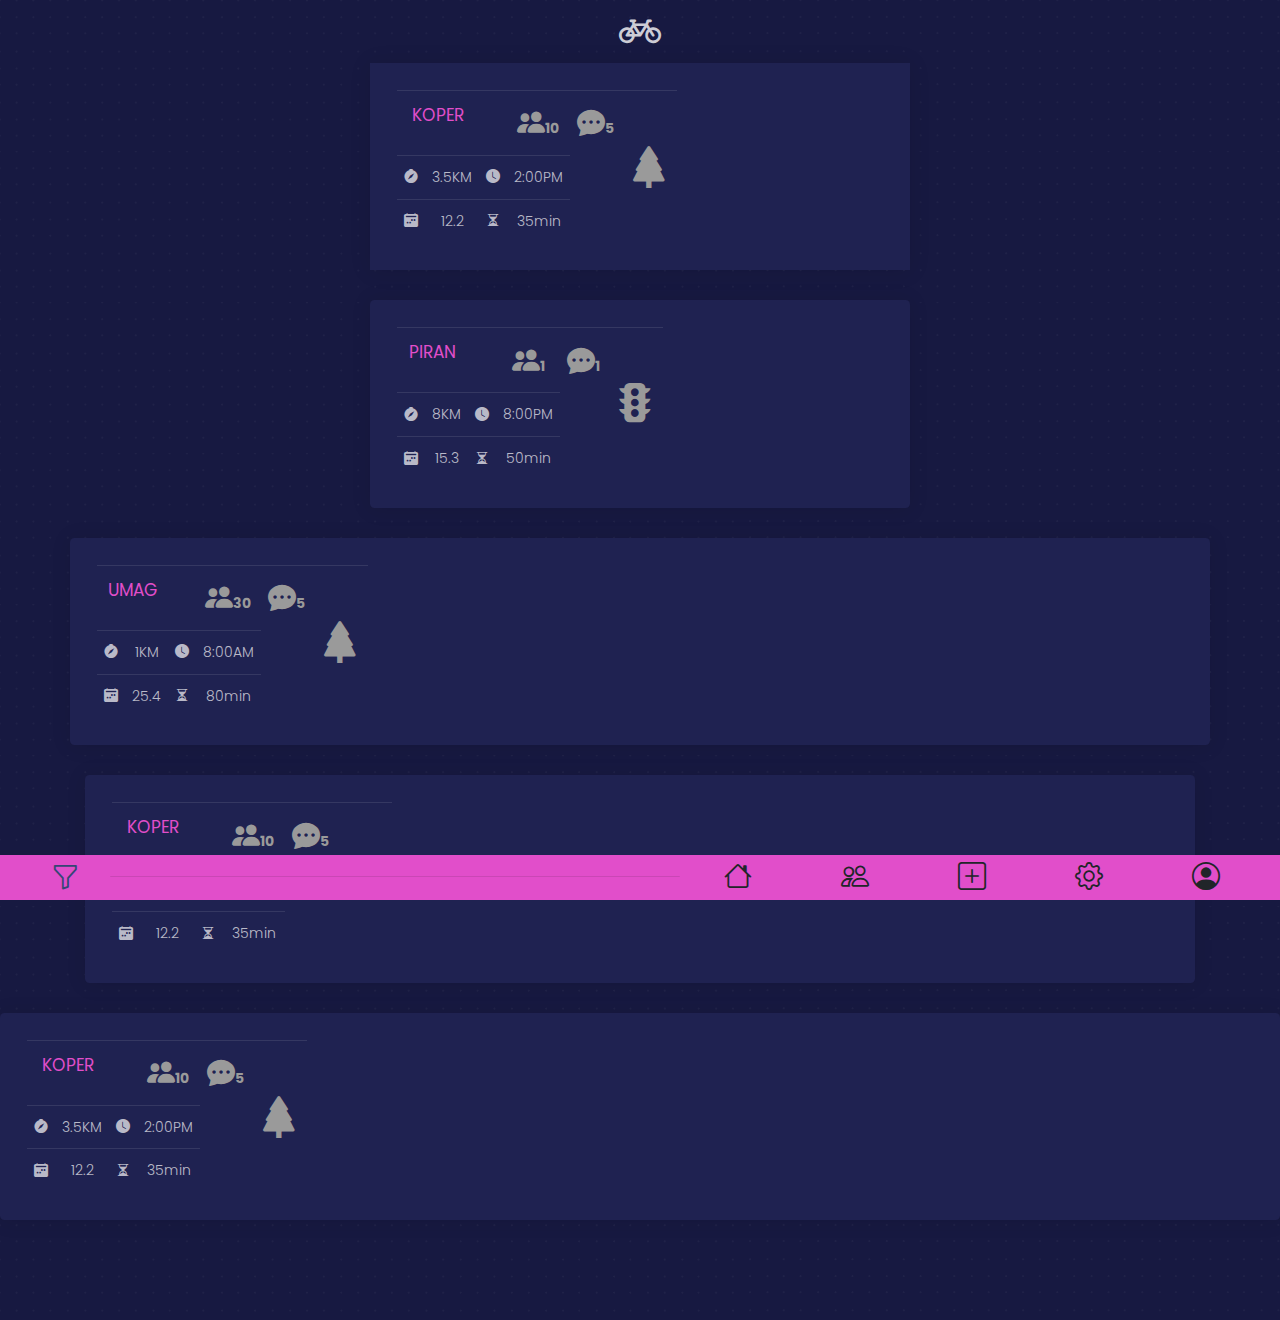
<file: index.html>
<!DOCTYPE html>
<html lang="en">

<head>
  <meta charset="utf-8" />
  <meta name="viewport" content="width=device-width, initial-scale=1, shrink-to-fit=no">
  <link rel="apple-touch-icon" sizes="76x76" href="./assets/img/apple-icon.png">
  <link rel="icon" type="image/png" href="./assets/img/favicon.png">
  <title>
    Bike buddy
  </title>
  <!--     Fonts and icons     -->
  <link href="https://fonts.googleapis.com/css?family=Poppins:200,300,400,600,700,800" rel="stylesheet" />
  <link href="https://use.fontawesome.com/releases/v5.0.6/css/all.css" rel="stylesheet">
  <!-- Nucleo Icons -->
  <link href="./assets/css/nucleo-icons.css" rel="stylesheet" />
    <link rel="stylesheet" href="https://cdn.jsdelivr.net/npm/bootstrap-icons@1.4.1/font/bootstrap-icons.css">
  <!-- CSS Files -->
  <link href="./assets/css/blk-design-system.css?v=1.0.0" rel="stylesheet" />
  <!-- CSS Just for demo purpose, don't include it in your project -->
  <link href="./assets/demo/demo.css" rel="stylesheet" />
</head>

<body class="index-page">
  <!-- Navbar -->
    
  <nav class="navbar navbar-expand-lg fixed-bottom pt-0 pb-0 text-center">
      <div class="container-fluid text-center" style = "display:block !important; width:auto !important;">
          <div class="row text-center">
              <button class="btn btn-link" data-toggle="modal" data-target="#myModal">
                <div class="col text-center">
                <i class="bi bi-funnel fa-2x"></i></div> 
              </button>
            
          </div>
      </div>
      <hr class="line-primary w-100 mt-0 mb-0">
      <div class="container-fluid text-center" style = "display:block !important;">
          <div class="row">
            <div class="col"><a href="index.html"><i class="bi bi-house fa-2x text-dark"></i></a></div>
            <div class="col"><a href="social.html"><i class="bi bi-people fa-2x text-dark"></i></a></div>
            <div class="col"><a href="add_activity.html"><i class="bi bi-plus-square fa-2x text-dark"></i></a></div>
            <div class="col"><a href="settings.html"><i class="bi bi-gear fa-2x text-dark"></i></a></div>
            <div class="col"><a href="user_profile.html"><i class="bi bi-person-circle fa-2x text-dark"></i></a></div> 
          </div>
      </div>
  </nav>
  <!-- End Navbar -->

      <!-- End .section-navbars  -->
      <div class="section section-tabs" style="padding-top: 0px;">
        <div class="container">
          <div class="title text-center mt-0 mb-0">
            <i class="bi bi-bicycle fa-3x"></i>
          </div>
          <div class="row">
            <div class="col-md-10 ml-auto col-xl-6 mr-auto">
              <!--<div class="mb-3">
                <small class="text-uppercase font-weight-bold">With icons</small>
              </div>-->
              <!-- Nav tabs -->
              <div class="accordion" id="accordionExample">
                  <div class="card">
                        <div class="card-header" id="headingOne">
                          <h2 class="mb-0">
                            <button class="btn btn-link" type="button" data-toggle="collapse" data-target="#collapseOne" aria-expanded="true" aria-controls="collapseOne">
                                  <div class="description">
                                    <!--<div><h4 class="info-title text-left">KOPER</h4><i class="bi bi-chat-right-dots-fill"></i><i class="bi bi-person-circle"></i></div>
                                    <div class="container">
                                      <div class="row">
                                        <div class="col">
                                            <h2>KOPER</h2>
                                        </div>
                                        <div class="col">
                                          <i class="bi bi-chat-right-dots-fill"></i>
                                        </div>
                                        <div class="col">
                                          <i class="bi bi-person-circle"></i>
                                        </div>
                                          <div class="col">
                                          <i class="bi bi-image-alt fa-3x"></i>
                                        </div>
                                      </div>
                                    </div>
                                    <hr class="line-primary w-75">
                                    <div class="container">
                                      <div class="row">
                                        <div class="col">Column</div>
                                        <div class="col">Column</div>
                                        <div class="w-100"></div>
                                        <div class="col">Column</div>
                                        <div class="col">Column</div>
                                      </div>
                                    </div>-->        
                                      <table class="table">
                                        <tbody>
                                          <tr>
                                            <th colspan = "2"><h4 style = "color:#e14eca;">KOPER</h4></th>
                                            <th></th>
                                            <th><i class="bi bi-people-fill fa-2x" rel="tooltip" title="Key active"></i>10</th>
                                            <th><i class="bi bi-chat-dots-fill fa-2x"></i>5</th>
                                            <th rowspan="4"><i class="bi bi-tree-fill fa-3x"></i></th>
                                          </tr>
                                          <tr>
                                              <td><i class="bi bi-compass-fill"></i></td>
                                            <td>3.5KM</td>
                                            <td><i class="bi bi-clock-fill"></i></td>
                                            <td>2:00PM</td>
                                          </tr>
                                          <tr>
                                            <td><i class="bi bi-calendar2-week-fill"></i></td>
                                            <td>12.2</td>
                                            <td><i class="bi bi-hourglass-split"></i></td>
                                            <td>35min</td>
                                          </tr>
                                        </tbody>
                                      </table>
                                    </div>
                            </button>
                          </h2>
                        </div>
                      <div id="collapseOne" class="collapse" aria-labelledby="headingOne" data-parent="#accordionExample">    
                          <div class="card">

                            <div class="card-body">
                              <!-- Tab panes -->
                              <div class="tab-content tab-space">
                                <div class="tab-pane active" id="link1">
                                                                    <table class="table">
                                        <tbody>
                                          <tr>
                                              <td ><i class="bi bi-signpost" data-toggle="tooltip" data-placement="top" title="Tooltip on top"></i></td>
                                            <td colspan="3">Zeleni park, Koper</td>
                                          </tr>
                                            <tr>
                                              <td ><i class="bi bi-signpost-fill"></i></td>
                                            <td colspan="3">Izola</td>
                                          </tr>
                                          <tr>
                                            <div class="progress-container progress-primary">
                                            <span class="progress-badge">Difficulty of the track</span>
                                            <div class="progress">
                                              <div class="progress-bar progress-bar-warning" role="progressbar" aria-valuenow="60" aria-valuemin="0" aria-valuemax="100" style="width: 70%;">
                                                <span class="progress-value">70%</span>
                                              </div>
                                            </div>
                                          </tr>
                                        </tbody>
                                      </table>
                                    <hr class="line-primary w-75">
                                </div>
                                <div class="tab-pane" id="link2">
                                  <table class="table">
                                        <tbody>
                                          <tr>
                                            <th colspan = "4"><h4 style = "color:#e14eca;">ALSO THESE USERS WILL PARTICIPATE IN THIS ACTIVITY </h4></th>
                                          </tr>
                                          <tr>
                                              <td><i class="bi bi-file-person"></i></td>
                                            <td>Mat30</td>
                                            <td><i class="bi bi-file-person"></i></td>
                                            <td>Jessica</td>
                                          </tr>
                                          <tr>
                                            <td><i class="bi bi-file-person"></i></td>
                                            <td>Leo</td>
                                            <td><i class="bi bi-file-person"></i></td>
                                            <td>Josh</td>
                                          </tr>
                                        </tbody>
                                      </table>
                                    <hr class="line-primary w-75">
                                </div>
                                <div class="tab-pane" id="link3">
                                  <p>Great! You have joined this activity. Remember to respect the covid laws in force and enjoy the trip. 
                                    <br />
                                    <hr class="line-primary w-75">
                                </div>
                              </div>
                            </div>

                            <div class="card-header">
                              <ul class="nav nav-tabs nav-tabs-primary" role="tablist">
                                <li class="nav-item">
                                  <a class="nav-link active" data-toggle="tab" href="#link1" role="tablist">
                                    <i class="bi bi-info-circle-fill fa-lg"></i>
                                  </a>
                                </li>
                                <li class="nav-item">
                                  <a class="nav-link" data-toggle="tab" href="#link2" role="tablist">
                                    <i class="bi bi-people-fill fa-lg"></i>
                                  </a>
                                </li>
                                <li class="nav-item">
                                  <a class="nav-link" data-toggle="tab" href="#link3" role="tablist">
                                    <i class="bi bi-chat-left-text-fill fa-lg"></i>
                                  </a>
                                </li>
                                  <li class="nav-item">
                                  <a class="nav-link"  href="activity_profile.html" >
                                    MORE
                                  </a>
                                </li>
                              </ul>
                            </div>  

                          </div>
                      </div>
                    </div>
                </div>



                                   <div class="card">
                        <div class="card-header" id="headingOne">
                          <h2 class="mb-0">
                            <button class="btn btn-link" type="button" data-toggle="collapse" data-target="#collapseOne" aria-expanded="true" aria-controls="collapseOne">
                                  <div class="description">
                                    <!--<div><h4 class="info-title text-left">KOPER</h4><i class="bi bi-chat-right-dots-fill"></i><i class="bi bi-person-circle"></i></div>
                                    <div class="container">
                                      <div class="row">
                                        <div class="col">
                                            <h2>KOPER</h2>
                                        </div>
                                        <div class="col">
                                          <i class="bi bi-chat-right-dots-fill"></i>
                                        </div>
                                        <div class="col">
                                          <i class="bi bi-person-circle"></i>
                                        </div>
                                          <div class="col">
                                          <i class="bi bi-image-alt fa-3x"></i>
                                        </div>
                                      </div>
                                    </div>
                                    <hr class="line-primary w-75">
                                    <div class="container">
                                      <div class="row">
                                        <div class="col">Column</div>
                                        <div class="col">Column</div>
                                        <div class="w-100"></div>
                                        <div class="col">Column</div>
                                        <div class="col">Column</div>
                                      </div>
                                    </div>-->        
                                      <table class="table">
                                        <tbody>
                                          <tr>
                                            <th colspan = "2"><h4 style = "color:#e14eca;">PIRAN</h4></th>
                                            <th></th>
                                            <th><i class="bi bi-people-fill fa-2x" rel="tooltip" title="Key active"></i>1</th>
                                            <th><i class="bi bi-chat-dots-fill fa-2x"></i>1</th>
                                            <th rowspan="4"><i class="bi bi-stoplights-fill fa-3x"></i></th>
                                          </tr>
                                          <tr>
                                              <td><i class="bi bi-compass-fill"></i></td>
                                            <td>8KM</td>
                                            <td><i class="bi bi-clock-fill"></i></td>
                                            <td>8:00PM</td>
                                          </tr>
                                          <tr>
                                            <td><i class="bi bi-calendar2-week-fill"></i></td>
                                            <td>15.3</td>
                                            <td><i class="bi bi-hourglass-split"></i></td>
                                            <td>50min</td>
                                          </tr>
                                        </tbody>
                                      </table>
                                    </div>
                            </button>
                          </h2>
                        </div>
                      <div id="collapseOne" class="collapse" aria-labelledby="headingOne" data-parent="#accordionExample">    
                          <div class="card">

                            <div class="card-body">
                              <!-- Tab panes -->
                              <div class="tab-content tab-space">
                                <div class="tab-pane active" id="link1">
                                                                    <table class="table">
                                        <tbody>
                                          <tr>
                                              <td ><i class="bi bi-signpost" data-toggle="tooltip" data-placement="top" title="Tooltip on top"></i></td>
                                            <td colspan="3">Center, Piran</td>
                                          </tr>
                                            <tr>
                                              <td ><i class="bi bi-signpost-fill"></i></td>
                                            <td colspan="3">Izola</td>
                                          </tr>
                                          <tr>
                                            <div class="progress-container progress-primary">
                                            <span class="progress-badge">Difficulty of the track</span>
                                            <div class="progress">
                                              <div class="progress-bar progress-bar-warning" role="progressbar" aria-valuenow="60" aria-valuemin="0" aria-valuemax="100" style="width: 70%;">
                                                <span class="progress-value">70%</span>
                                              </div>
                                            </div>
                                          </tr>
                                        </tbody>
                                      </table>
                                    <hr class="line-primary w-75">
                                </div>
                                <div class="tab-pane" id="link2">
                                  <table class="table">
                                        <tbody>
                                          <tr>
                                            <th colspan = "4"><h4 style = "color:#e14eca;">ALSO THESE USERS WILL PARTICIPATE IN THIS ACTIVITY </h4></th>
                                          </tr>
                                          <tr>
                                              <td><i class="bi bi-file-person"></i></td>
                                            <td>Mat30</td>
                                            <td><i class="bi bi-file-person"></i></td>
                                            <td>Jessica</td>
                                          </tr>
                                          <tr>
                                            <td><i class="bi bi-file-person"></i></td>
                                            <td>Leo</td>
                                            <td><i class="bi bi-file-person"></i></td>
                                            <td>Josh</td>
                                          </tr>
                                        </tbody>
                                      </table>
                                    <hr class="line-primary w-75">
                                </div>
                                <div class="tab-pane" id="link3">
                                  <p>Great! You have joined this activity. Remember to respect the covid laws in force and enjoy the trip. 
                                    <br />
                                    <hr class="line-primary w-75">
                                </div>
                              </div>
                            </div>

                            <div class="card-header">
                              <ul class="nav nav-tabs nav-tabs-primary" role="tablist">
                                <li class="nav-item">
                                  <a class="nav-link active" data-toggle="tab" href="#link1" role="tablist">
                                    <i class="bi bi-info-circle-fill fa-lg"></i>
                                  </a>
                                </li>
                                <li class="nav-item">
                                  <a class="nav-link" data-toggle="tab" href="#link2" role="tablist">
                                    <i class="bi bi-people-fill fa-lg"></i>
                                  </a>
                                </li>
                                <li class="nav-item">
                                  <a class="nav-link" data-toggle="tab" href="#link3" role="tablist">
                                    <i class="bi bi-chat-left-text-fill fa-lg"></i>
                                  </a>
                                </li>
                                  <li class="nav-item">
                                    <a class="nav-link"  href="activity_profile.html" >
                                      MORE
                                    </a>
                                </li>
                              </ul>
                            </div>  

                          </div>
                      </div>
                    </div>
                </div>  


                                              <div class="card">
                        <div class="card-header" id="headingOne">
                          <h2 class="mb-0">
                            <button class="btn btn-link" type="button" data-toggle="collapse" data-target="#collapseOne" aria-expanded="true" aria-controls="collapseOne">
                                  <div class="description">
                                    <!--<div><h4 class="info-title text-left">KOPER</h4><i class="bi bi-chat-right-dots-fill"></i><i class="bi bi-person-circle"></i></div>
                                    <div class="container">
                                      <div class="row">
                                        <div class="col">
                                            <h2>KOPER</h2>
                                        </div>
                                        <div class="col">
                                          <i class="bi bi-chat-right-dots-fill"></i>
                                        </div>
                                        <div class="col">
                                          <i class="bi bi-person-circle"></i>
                                        </div>
                                          <div class="col">
                                          <i class="bi bi-image-alt fa-3x"></i>
                                        </div>
                                      </div>
                                    </div>
                                    <hr class="line-primary w-75">
                                    <div class="container">
                                      <div class="row">
                                        <div class="col">Column</div>
                                        <div class="col">Column</div>
                                        <div class="w-100"></div>
                                        <div class="col">Column</div>
                                        <div class="col">Column</div>
                                      </div>
                                    </div>-->        
                                      <table class="table">
                                        <tbody>
                                          <tr>
                                            <th colspan = "2"><h4 style = "color:#e14eca;">UMAG</h4></th>
                                            <th></th>
                                            <th><i class="bi bi-people-fill fa-2x" rel="tooltip" title="Key active"></i>30</th>
                                            <th><i class="bi bi-chat-dots-fill fa-2x"></i>5</th>
                                            <th rowspan="4"><i class="bi bi-tree-fill fa-3x"></i></th>
                                          </tr>
                                          <tr>
                                              <td><i class="bi bi-compass-fill"></i></td>
                                            <td>1KM</td>
                                            <td><i class="bi bi-clock-fill"></i></td>
                                            <td>8:00AM</td>
                                          </tr>
                                          <tr>
                                            <td><i class="bi bi-calendar2-week-fill"></i></td>
                                            <td>25.4</td>
                                            <td><i class="bi bi-hourglass-split"></i></td>
                                            <td>80min</td>
                                          </tr>
                                        </tbody>
                                      </table>
                                    </div>
                            </button>
                          </h2>
                        </div>
                      <div id="collapseOne" class="collapse" aria-labelledby="headingOne" data-parent="#accordionExample">    
                          <div class="card">

                            <div class="card-body">
                              <!-- Tab panes -->
                              <div class="tab-content tab-space">
                                <div class="tab-pane active" id="link1">
                                                                    <table class="table">
                                        <tbody>
                                          <tr>
                                              <td ><i class="bi bi-signpost" data-toggle="tooltip" data-placement="top" title="Tooltip on top"></i></td>
                                            <td colspan="3">Zeleni park, Koper</td>
                                          </tr>
                                            <tr>
                                              <td ><i class="bi bi-signpost-fill"></i></td>
                                            <td colspan="3">Izola</td>
                                          </tr>
                                          <tr>
                                            <div class="progress-container progress-primary">
                                            <span class="progress-badge">Difficulty of the track</span>
                                            <div class="progress">
                                              <div class="progress-bar progress-bar-warning" role="progressbar" aria-valuenow="60" aria-valuemin="0" aria-valuemax="100" style="width: 70%;">
                                                <span class="progress-value">70%</span>
                                              </div>
                                            </div>
                                          </tr>
                                        </tbody>
                                      </table>
                                    <hr class="line-primary w-75">
                                </div>
                                <div class="tab-pane" id="link2">
                                  <table class="table">
                                        <tbody>
                                          <tr>
                                            <th colspan = "4"><h4 style = "color:#e14eca;">ALSO THESE USERS WILL PARTICIPATE IN THIS ACTIVITY </h4></th>
                                          </tr>
                                          <tr>
                                              <td><i class="bi bi-file-person"></i></td>
                                            <td>Mat30</td>
                                            <td><i class="bi bi-file-person"></i></td>
                                            <td>Jessica</td>
                                          </tr>
                                          <tr>
                                            <td><i class="bi bi-file-person"></i></td>
                                            <td>Leo</td>
                                            <td><i class="bi bi-file-person"></i></td>
                                            <td>Josh</td>
                                          </tr>
                                        </tbody>
                                      </table>
                                    <hr class="line-primary w-75">
                                </div>
                                <div class="tab-pane" id="link3">
                                  <p>Great! You have joined this activity. Remember to respect the covid laws in force and enjoy the trip. 
                                    <br />
                                    <hr class="line-primary w-75">
                                </div>
                              </div>
                            </div>

                            <div class="card-header">
                              <ul class="nav nav-tabs nav-tabs-primary" role="tablist">
                                <li class="nav-item">
                                  <a class="nav-link active" data-toggle="tab" href="#link1" role="tablist">
                                    <i class="bi bi-info-circle-fill fa-lg"></i>
                                  </a>
                                </li>
                                <li class="nav-item">
                                  <a class="nav-link" data-toggle="tab" href="#link2" role="tablist">
                                    <i class="bi bi-people-fill fa-lg"></i>
                                  </a>
                                </li>
                                <li class="nav-item">
                                  <a class="nav-link" data-toggle="tab" href="#link3" role="tablist">
                                    <i class="bi bi-chat-left-text-fill fa-lg"></i>
                                  </a>
                                </li>
                                  <li class="nav-item">
                                    <a class="nav-link"  href="activity_profile.html" >
                                      MORE
                                    </a>
                                </li>
                              </ul>
                            </div>  

                          </div>
                      </div>
                    </div>
                </div>




                                              <div class="card">
                        <div class="card-header" id="headingOne">
                          <h2 class="mb-0">
                            <button class="btn btn-link" type="button" data-toggle="collapse" data-target="#collapseOne" aria-expanded="true" aria-controls="collapseOne">
                                  <div class="description">
                                    <!--<div><h4 class="info-title text-left">KOPER</h4><i class="bi bi-chat-right-dots-fill"></i><i class="bi bi-person-circle"></i></div>
                                    <div class="container">
                                      <div class="row">
                                        <div class="col">
                                            <h2>KOPER</h2>
                                        </div>
                                        <div class="col">
                                          <i class="bi bi-chat-right-dots-fill"></i>
                                        </div>
                                        <div class="col">
                                          <i class="bi bi-person-circle"></i>
                                        </div>
                                          <div class="col">
                                          <i class="bi bi-image-alt fa-3x"></i>
                                        </div>
                                      </div>
                                    </div>
                                    <hr class="line-primary w-75">
                                    <div class="container">
                                      <div class="row">
                                        <div class="col">Column</div>
                                        <div class="col">Column</div>
                                        <div class="w-100"></div>
                                        <div class="col">Column</div>
                                        <div class="col">Column</div>
                                      </div>
                                    </div>-->        
                                      <table class="table">
                                        <tbody>
                                          <tr>
                                            <th colspan = "2"><h4 style = "color:#e14eca;">KOPER</h4></th>
                                            <th></th>
                                            <th><i class="bi bi-people-fill fa-2x" rel="tooltip" title="Key active"></i>10</th>
                                            <th><i class="bi bi-chat-dots-fill fa-2x"></i>5</th>
                                            <th rowspan="4"><i class="bi bi-tree-fill fa-3x"></i></th>
                                          </tr>
                                          <tr>
                                              <td><i class="bi bi-compass-fill"></i></td>
                                            <td>3.5KM</td>
                                            <td><i class="bi bi-clock-fill"></i></td>
                                            <td>2:00PM</td>
                                          </tr>
                                          <tr>
                                            <td><i class="bi bi-calendar2-week-fill"></i></td>
                                            <td>12.2</td>
                                            <td><i class="bi bi-hourglass-split"></i></td>
                                            <td>35min</td>
                                          </tr>
                                        </tbody>
                                      </table>
                                    </div>
                            </button>
                          </h2>
                        </div>
                      <div id="collapseOne" class="collapse" aria-labelledby="headingOne" data-parent="#accordionExample">    
                          <div class="card">

                            <div class="card-body">
                              <!-- Tab panes -->
                              <div class="tab-content tab-space">
                                <div class="tab-pane active" id="link1">
                                                                    <table class="table">
                                        <tbody>
                                          <tr>
                                              <td ><i class="bi bi-signpost" data-toggle="tooltip" data-placement="top" title="Tooltip on top"></i></td>
                                            <td colspan="3">Zeleni park, Koper</td>
                                          </tr>
                                            <tr>
                                              <td ><i class="bi bi-signpost-fill"></i></td>
                                            <td colspan="3">Izola</td>
                                          </tr>
                                          <tr>
                                            <div class="progress-container progress-primary">
                                            <span class="progress-badge">Difficulty of the track</span>
                                            <div class="progress">
                                              <div class="progress-bar progress-bar-warning" role="progressbar" aria-valuenow="60" aria-valuemin="0" aria-valuemax="100" style="width: 70%;">
                                                <span class="progress-value">70%</span>
                                              </div>
                                            </div>
                                          </tr>
                                        </tbody>
                                      </table>
                                    <hr class="line-primary w-75">
                                </div>
                                <div class="tab-pane" id="link2">
                                  <table class="table">
                                        <tbody>
                                          <tr>
                                            <th colspan = "4"><h4 style = "color:#e14eca;">ALSO THESE USERS WILL PARTICIPATE IN THIS ACTIVITY </h4></th>
                                          </tr>
                                          <tr>
                                              <td><i class="bi bi-file-person"></i></td>
                                            <td>Mat30</td>
                                            <td><i class="bi bi-file-person"></i></td>
                                            <td>Jessica</td>
                                          </tr>
                                          <tr>
                                            <td><i class="bi bi-file-person"></i></td>
                                            <td>Leo</td>
                                            <td><i class="bi bi-file-person"></i></td>
                                            <td>Josh</td>
                                          </tr>
                                        </tbody>
                                      </table>
                                    <hr class="line-primary w-75">
                                </div>
                                <div class="tab-pane" id="link3">
                                  <p>Great! You have joined this activity. Remember to respect the covid laws in force and enjoy the trip. 
                                    <br />
                                    <hr class="line-primary w-75">
                                </div>
                              </div>
                            </div>

                            <div class="card-header">
                              <ul class="nav nav-tabs nav-tabs-primary" role="tablist">
                                <li class="nav-item">
                                  <a class="nav-link active" data-toggle="tab" href="#link1" role="tablist">
                                    <i class="bi bi-info-circle-fill fa-lg"></i>
                                  </a>
                                </li>
                                <li class="nav-item">
                                  <a class="nav-link" data-toggle="tab" href="#link2" role="tablist">
                                    <i class="bi bi-people-fill fa-lg"></i>
                                  </a>
                                </li>
                                <li class="nav-item">
                                  <a class="nav-link" data-toggle="tab" href="#link3" role="tablist">
                                    <i class="bi bi-chat-left-text-fill fa-lg"></i>
                                  </a>
                                </li>
                                  <li class="nav-item">
                                    <a class="nav-link"  href="activity_profile.html" >
                                      MORE
                                    </a>
                                </li>
                              </ul>
                            </div>  

                          </div>
                      </div>
                    </div>
                </div>



                                            <div class="card">
                        <div class="card-header" id="headingOne">
                          <h2 class="mb-0">
                            <button class="btn btn-link" type="button" data-toggle="collapse" data-target="#collapseOne" aria-expanded="true" aria-controls="collapseOne">
                                  <div class="description">
                                    <!--<div><h4 class="info-title text-left">KOPER</h4><i class="bi bi-chat-right-dots-fill"></i><i class="bi bi-person-circle"></i></div>
                                    <div class="container">
                                      <div class="row">
                                        <div class="col">
                                            <h2>KOPER</h2>
                                        </div>
                                        <div class="col">
                                          <i class="bi bi-chat-right-dots-fill"></i>
                                        </div>
                                        <div class="col">
                                          <i class="bi bi-person-circle"></i>
                                        </div>
                                          <div class="col">
                                          <i class="bi bi-image-alt fa-3x"></i>
                                        </div>
                                      </div>
                                    </div>
                                    <hr class="line-primary w-75">
                                    <div class="container">
                                      <div class="row">
                                        <div class="col">Column</div>
                                        <div class="col">Column</div>
                                        <div class="w-100"></div>
                                        <div class="col">Column</div>
                                        <div class="col">Column</div>
                                      </div>
                                    </div>-->        
                                      <table class="table">
                                        <tbody>
                                          <tr>
                                            <th colspan = "2"><h4 style = "color:#e14eca;">KOPER</h4></th>
                                            <th></th>
                                            <th><i class="bi bi-people-fill fa-2x" rel="tooltip" title="Key active"></i>10</th>
                                            <th><i class="bi bi-chat-dots-fill fa-2x"></i>5</th>
                                            <th rowspan="4"><i class="bi bi-tree-fill fa-3x"></i></th>
                                          </tr>
                                          <tr>
                                              <td><i class="bi bi-compass-fill"></i></td>
                                            <td>3.5KM</td>
                                            <td><i class="bi bi-clock-fill"></i></td>
                                            <td>2:00PM</td>
                                          </tr>
                                          <tr>
                                            <td><i class="bi bi-calendar2-week-fill"></i></td>
                                            <td>12.2</td>
                                            <td><i class="bi bi-hourglass-split"></i></td>
                                            <td>35min</td>
                                          </tr>
                                        </tbody>
                                      </table>
                                    </div>
                            </button>
                          </h2>
                        </div>
                      <div id="collapseOne" class="collapse" aria-labelledby="headingOne" data-parent="#accordionExample">    
                          <div class="card">

                            <div class="card-body">
                              <!-- Tab panes -->
                              <div class="tab-content tab-space">
                                <div class="tab-pane active" id="link1">
                                                                    <table class="table">
                                        <tbody>
                                          <tr>
                                              <td ><i class="bi bi-signpost" data-toggle="tooltip" data-placement="top" title="Tooltip on top"></i></td>
                                            <td colspan="3">Zeleni park, Koper</td>
                                          </tr>
                                            <tr>
                                              <td ><i class="bi bi-signpost-fill"></i></td>
                                            <td colspan="3">Izola</td>
                                          </tr>
                                          <tr>
                                            <div class="progress-container progress-primary">
                                            <span class="progress-badge">Difficulty of the track</span>
                                            <div class="progress">
                                              <div class="progress-bar progress-bar-warning" role="progressbar" aria-valuenow="60" aria-valuemin="0" aria-valuemax="100" style="width: 70%;">
                                                <span class="progress-value">70%</span>
                                              </div>
                                            </div>
                                          </tr>
                                        </tbody>
                                      </table>
                                    <hr class="line-primary w-75">
                                </div>
                                <div class="tab-pane" id="link2">
                                  <table class="table">
                                        <tbody>
                                          <tr>
                                            <th colspan = "4"><h4 style = "color:#e14eca;">ALSO THESE USERS WILL PARTICIPATE IN THIS ACTIVITY </h4></th>
                                          </tr>
                                          <tr>
                                              <td><i class="bi bi-file-person"></i></td>
                                            <td>Mat30</td>
                                            <td><i class="bi bi-file-person"></i></td>
                                            <td>Jessica</td>
                                          </tr>
                                          <tr>
                                            <td><i class="bi bi-file-person"></i></td>
                                            <td>Leo</td>
                                            <td><i class="bi bi-file-person"></i></td>
                                            <td>Josh</td>
                                          </tr>
                                        </tbody>
                                      </table>
                                    <hr class="line-primary w-75">
                                </div>
                                <div class="tab-pane" id="link3">
                                  <p>Great! You have joined this activity. Remember to respect the covid laws in force and enjoy the trip. 
                                    <br />
                                    <hr class="line-primary w-75">
                                </div>
                              </div>
                            </div>

                            <div class="card-header">
                              <ul class="nav nav-tabs nav-tabs-primary" role="tablist">
                                <li class="nav-item">
                                  <a class="nav-link active" data-toggle="tab" href="#link1" role="tablist">
                                    <i class="bi bi-info-circle-fill fa-lg"></i>
                                  </a>
                                </li>
                                <li class="nav-item">
                                  <a class="nav-link" data-toggle="tab" href="#link2" role="tablist">
                                    <i class="bi bi-people-fill fa-lg"></i>
                                  </a>
                                </li>
                                <li class="nav-item">
                                  <a class="nav-link" data-toggle="tab" href="#link3" role="tablist">
                                    <i class="bi bi-chat-left-text-fill fa-lg"></i>
                                  </a>
                                </li>
                                  <li class="nav-item">
                                    <a class="nav-link"  href="activity_profile.html" >
                                      MORE
                                    </a>
                                </li>
                              </ul>
                            </div>  

                          </div>
                      </div>
                    </div>
                </div>
                
      <!-- Sart Modal -->
      <div class="modal fade" id="myModal" tabindex="-1" role="dialog" aria-labelledby="myModalLabel" aria-hidden="true">
        <div class="modal-dialog">
          <div class="modal-content">
            <div class="modal-header justify-content-center">
              <button type="button" class="close" data-dismiss="modal" aria-hidden="true">
                <i class="tim-icons icon-simple-remove"></i>
              </button>
              <h4 class="title title-up">FILTERS</h4>
            </div>
            <div class="modal-body">
              <div class="row">
                  <p class="category">Type of activity:</p>&nbsp;&nbsp;&nbsp;<i class="bi bi-plus-square-fill fa-lg"></i>
                    <div class="col-md-8">
                      <button class="btn btn-link">Planned with friend</button>
                        <i class="bi bi-dash-square-fill"></i>
                      <button class="btn btn-link">General</button>
                        <i class="bi bi-dash-square-fill"></i>
                      
                    </div>
                  <hr class="line-primary w-100">
                  <p class="category">Cities:</p>&nbsp;&nbsp;&nbsp;<i class="bi bi-plus-square-fill fa-lg"></i>
                    <div class="col-md-8">
                      <button class="btn btn-link">Koper</button>
                        <i class="bi bi-dash-square-fill"></i>
                      <button class="btn btn-link">Izola</button>
                        <i class="bi bi-dash-square-fill"></i>
                    </div>
                  <hr class="line-primary w-100">
                  <p class="category">Type of terrain:</p>&nbsp;&nbsp;&nbsp;<i class="bi bi-plus-square-fill fa-lg"></i>
                    <div class="col-md-8">
                      <button class="btn btn-link">Asphalt</button>
                        <i class="bi bi-dash-square-fill"></i>
                      <button class="btn btn-link">Gravel</button>
                        <i class="bi bi-dash-square-fill"></i>
                    </div>
                  <hr class="line-primary w-100">
                  <p class="category">Distance:</p>&nbsp;&nbsp;&nbsp;<i class="bi bi-plus-square-fill fa-lg"></i>
                    <div class="col-md-8">
                      <button class="btn btn-link">1KM</button>
                        <i class="bi bi-dash-square-fill"></i>
                      <button class="btn btn-link">5KM</button>
                        <i class="bi bi-dash-square-fill"></i>
                    </div>
                  <hr class="line-primary w-100">
                  <p class="category">Difficulty:</p>
                        <ul class="pagination pagination-primary">
                    <li class="page-item active">
                      <a class="page-link text-dark" href="#">1</a>
                    </li>
                    <li class="page-item">
                      <a class="page-link text-dark" href="#link">2</a>
                    </li>
                    <li class="page-item">
                      <a class="page-link text-dark" href="#link">3</a>
                    </li>
                    <li class="page-item">
                      <a class="page-link text-dark" href="#link">4</a>
                    </li>
                    <li class="page-item">
                      <a class="page-link text-dark" href="#link">5</a>
                    </li>
                  </ul>
          </div>
            </div>
            <!--<div class="modal-footer">
              <button type="button" class="btn btn-default">Nice Button</button>
              <button type="button" class="btn btn-danger" data-dismiss="modal">Close</button>
            </div>-->
          </div>
        </div>
      </div>
      <!--  End Modal -->


  </div>
  <!--   Core JS Files   -->
  <script src="./assets/js/core/jquery.min.js" type="text/javascript"></script>
  <script src="./assets/js/slider.js" type="text/javascript"></script>
  <script src="./assets/js/core/popper.min.js" type="text/javascript"></script>
  <script src="./assets/js/core/bootstrap.min.js" type="text/javascript"></script>
  <script src="./assets/js/plugins/perfect-scrollbar.jquery.min.js"></script>
  <!--  Plugin for Switches, full documentation here: http://www.jque.re/plugins/version3/bootstrap.switch/ -->
  <script src="./assets/js/plugins/bootstrap-switch.js"></script>
  <!--  Plugin for the Sliders, full documentation here: http://refreshless.com/nouislider/ -->
  <script src="./assets/js/plugins/nouislider.min.js" type="text/javascript"></script>
  <!-- Chart JS -->
  <script src="./assets/js/plugins/chartjs.min.js"></script>
  <!--  Plugin for the DatePicker, full documentation here: https://github.com/uxsolutions/bootstrap-datepicker -->
  <script src="./assets/js/plugins/moment.min.js"></script>
  <script src="./assets/js/plugins/bootstrap-datetimepicker.js" type="text/javascript"></script>
  <!-- Black Dashboard DEMO methods, don't include it in your project! -->
  <script src="./assets/demo/demo.js"></script>
  <!-- Control Center for Black UI Kit: parallax effects, scripts for the example pages etc -->
  <script src="./assets/js/blk-design-system.min.js?v=1.0.0" type="text/javascript"></script>
  <script>
    $(document).ready(function() {
      blackKit.initDatePicker();
      blackKit.initSliders();
    });

    function scrollToDownload() {

      if ($('.section-download').length != 0) {
        $("html, body").animate({
          scrollTop: $('.section-download').offset().top
        }, 1000);
      }
    }
  </script>
</body>

</html>
</file>
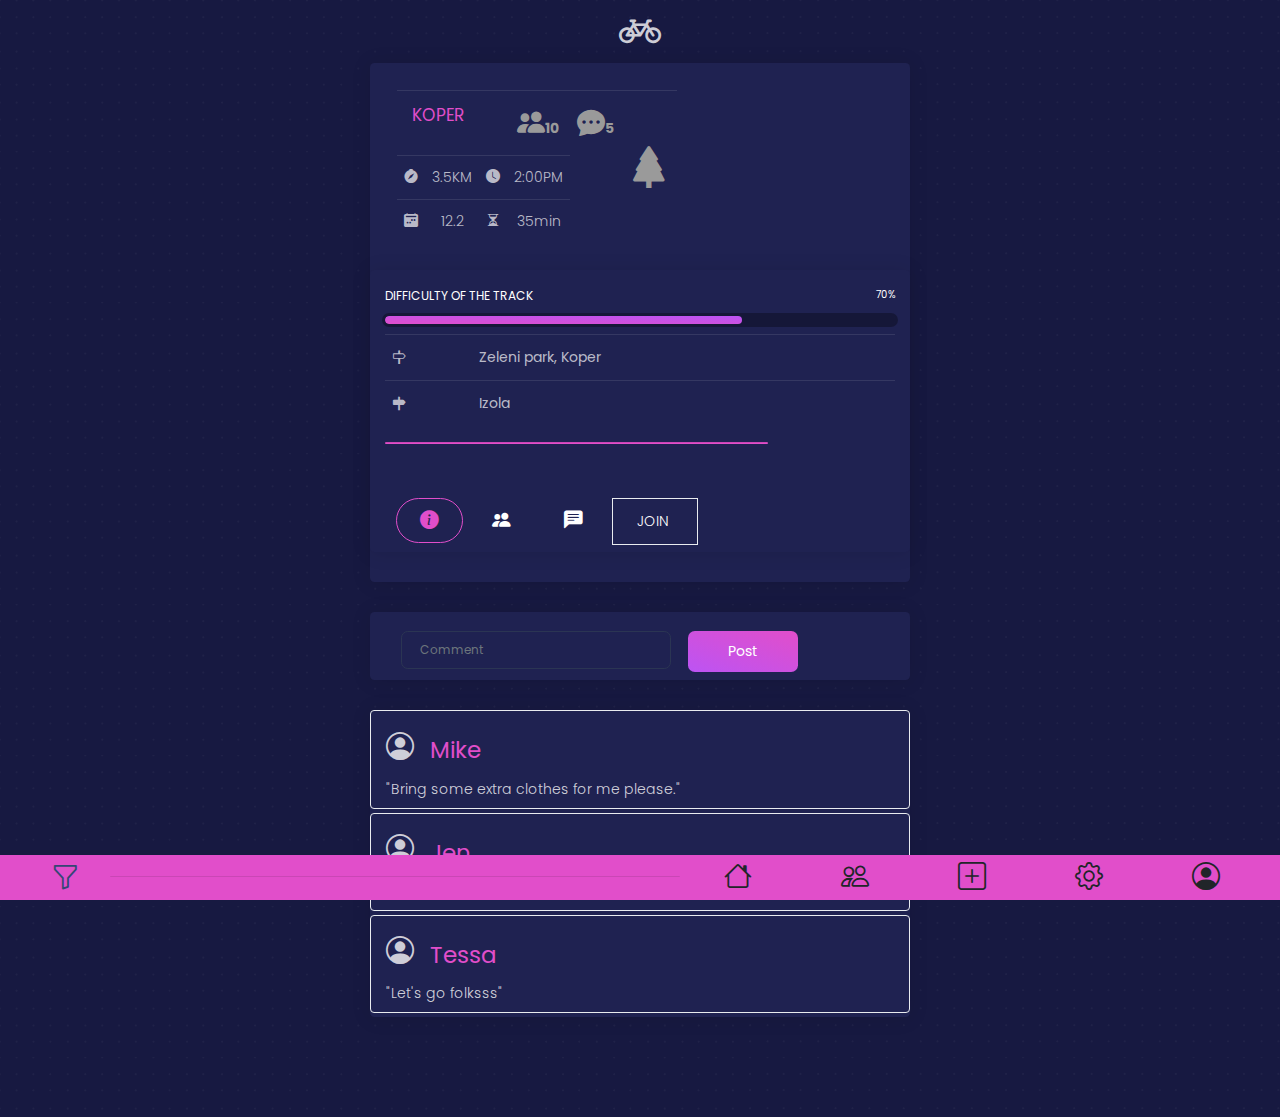
<file: activity_profile.html>
<!DOCTYPE html>
<html lang="en">

<head>
  <meta charset="utf-8" />
  <meta name="viewport" content="width=device-width, initial-scale=1, shrink-to-fit=no">
  <link rel="apple-touch-icon" sizes="76x76" href="./assets/img/apple-icon.png">
  <link rel="icon" type="image/png" href="./assets/img/favicon.png">
  <title>
    Bike buddy
  </title>
  <!--     Fonts and icons     -->
  <link href="https://fonts.googleapis.com/css?family=Poppins:200,300,400,600,700,800" rel="stylesheet" />
  <link href="https://use.fontawesome.com/releases/v5.0.6/css/all.css" rel="stylesheet">
  <!-- Nucleo Icons -->
  <link href="./assets/css/nucleo-icons.css" rel="stylesheet" />
    <link rel="stylesheet" href="https://cdn.jsdelivr.net/npm/bootstrap-icons@1.4.1/font/bootstrap-icons.css">
  <!-- CSS Files -->
  <link href="./assets/css/blk-design-system.css?v=1.0.0" rel="stylesheet" />
  <!-- CSS Just for demo purpose, don't include it in your project -->
  <link href="./assets/demo/demo.css" rel="stylesheet" />
</head>

<body class="index-page">
  <!-- Navbar -->
    
  <nav class="navbar navbar-expand-lg fixed-bottom pt-0 pb-0 text-center">
      <div class="container-fluid text-center" style = "display:block !important; width:auto !important;">
          <div class="row text-center">
              <button class="btn btn-link" data-toggle="modal" data-target="#myModal">
                <div class="col text-center">
                <i class="bi bi-funnel fa-2x"></i></div> 
              </button>
            
          </div>
      </div>
      <hr class="line-primary w-100 mt-0 mb-0">
      <div class="container-fluid text-center" style = "display:block !important;">
        <div class="row">
            <div class="col"><a href="index.html"><i class="bi bi-house fa-2x text-dark"></i></a></div>
            <div class="col"><a href="social.html"><i class="bi bi-people fa-2x text-dark"></i></a></div>
            <div class="col"><a href="add_activity.html"><i class="bi bi-plus-square fa-2x text-dark"></i></a></div>
            <div class="col"><a href="settings.html"><i class="bi bi-gear fa-2x text-dark"></i></a></div>
            <div class="col"><a href="user_profile.html"><i class="bi bi-person-circle fa-2x text-dark"></i></a></div> 
        </div>
      </div>
  </nav>
  <!-- End Navbar -->

      <!-- End .section-navbars  -->
<div class="section section-tabs" style="padding-top: 0px;">
    <div class="container  ">
          <div class="title text-center mt-0 mb-0">
            <i class="bi bi-bicycle fa-3x"></i>
          </div>     
        <div class="row">
            <div class="col-md-10 ml-auto col-xl-6 mr-auto">
                    
                <div class="card">
                            <div class="card-header" id="headingOne">
                            <h2 class="mb-0">
                                <button class="btn btn-link" type="button" data-toggle="collapse" data-target="#collapseOne" aria-expanded="true" aria-controls="collapseOne">
                                    <div class="description">
                                        
                                        <table class="table">
                                            <tbody>
                                            <tr>
                                                <th colspan = "2"><h4 style = "color:#e14eca;">KOPER</h4></th>
                                                <th></th>
                                                <th><i class="bi bi-people-fill fa-2x" rel="tooltip" title="Key active"></i>10</th>
                                                <th><i class="bi bi-chat-dots-fill fa-2x"></i>5</th>
                                                <th rowspan="4"><i class="bi bi-tree-fill fa-3x"></i></th>
                                            </tr>
                                            <tr>
                                                <td><i class="bi bi-compass-fill"></i></td>
                                                <td>3.5KM</td>
                                                <td><i class="bi bi-clock-fill"></i></td>
                                                <td>2:00PM</td>
                                            </tr>
                                            <tr>
                                                <td><i class="bi bi-calendar2-week-fill"></i></td>
                                                <td>12.2</td>
                                                <td><i class="bi bi-hourglass-split"></i></td>
                                                <td>35min</td>
                                            </tr>
                                            </tbody>
                                        </table>
                                        </div>
                                </button>
                            </h2>
                        </div>
                        
                            <div class="card">

                                <div class="card-body">
                                <!-- Tab panes -->
                                    <div class="tab-content ">
                                        <div class="tab-pane active" id="link1">
                                            <table class="table">
                                                <tbody>
                                                <tr>
                                                    <td ><i class="bi bi-signpost" data-toggle="tooltip" data-placement="top" title="Tooltip on top"></i></td>
                                                    <td colspan="3">Zeleni park, Koper</td>
                                                </tr>
                                                    <tr>
                                                    <td ><i class="bi bi-signpost-fill"></i></td>
                                                    <td colspan="3">Izola</td>
                                                </tr>
                                                <tr>
                                                    <div class="progress-container progress-primary">
                                                    <span class="progress-badge">Difficulty of the track</span>
                                                    <div class="progress">
                                                    <div class="progress-bar progress-bar-warning" role="progressbar" aria-valuenow="60" aria-valuemin="0" aria-valuemax="100" style="width: 70%;">
                                                        <span class="progress-value">70%</span>
                                                    </div>
                                                    </div>
                                                </tr>
                                                </tbody>
                                            </table>
                                            <hr class="line-primary w-75">
                                        </div>

                                        <div class="tab-pane" id="link2">
                                                <table class="table">
                                                        <tbody>
                                                        <tr>
                                                            <th colspan = "4"><h4 style = "color:#e14eca;">ALSO THESE USERS WILL PARTICIPATE IN THIS ACTIVITY </h4></th>
                                                        </tr>
                                                        <tr>
                                                            <td><i class="bi bi-file-person"></i></td>
                                                            <td>Mat30</td>
                                                            <td><i class="bi bi-file-person"></i></td>
                                                            <td>Jessica</td>
                                                        </tr>
                                                        <tr>
                                                            <td><i class="bi bi-file-person"></i></td>
                                                            <td>Leo</td>
                                                            <td><i class="bi bi-file-person"></i></td>
                                                            <td>Josh</td>
                                                        </tr>
                                                        </tbody>
                                                </table>
                                                <hr class="line-primary w-75">
                                        </div>
                                        
                                        <div class="tab-pane" id="link3">
                                        <p>Great! You have joined this activity. Remember to respect the covid laws in force and enjoy the trip. 
                                            <br />
                                            <hr class="line-primary w-75">
                                        </div>
                                    </div>
                                </div>

                                <div class="card-header">
                                    <ul class="nav nav-tabs nav-tabs-primary" role="tablist">
                                        <li class="nav-item">
                                        <a class="nav-link active" data-toggle="tab" href="#link1" role="tablist">
                                            <i class="bi bi-info-circle-fill fa-lg"></i>
                                        </a>
                                        </li>
                                        <li class="nav-item">
                                        <a class="nav-link" data-toggle="tab" href="#link2" role="tablist">
                                            <i class="bi bi-people-fill fa-lg"></i>
                                        </a>
                                        </li>
                                        <li class="nav-item">
                                        <a class="nav-link" data-toggle="tab" href="#link3" role="tablist">
                                            <i class="bi bi-chat-left-text-fill fa-lg"></i>
                                        </a>
                                        </li>
                                        <li class="nav-item border">
                                        <a class="nav-link" data-toggle="tab" href="#link3" role="tablist">
                                            JOIN 
                                        </a>
                                        </li>
                                    </ul>
                                </div>  

                            </div>
                        </div>

                    <div class="card">
                        <div class="card-header" id="headingOne">
                            <form class="form-inline">
                                <div class="form-group mx-sm-3 mb-2  w-90 mr-2">
                                <input type="text" class="form-control" id="inputPassword2" placeholder="Comment">
                                </div>
                                <button type="submit" class="btn btn-primary mb-2">Post</button>
                            </form>
                        </div>
                    </div>  

                    <div class="card" >
                        <div class="card-header border rounded  mb-1" id="headingOne">
                            <div class="d-flex">
                                <i class="bi bi-person-circle fa-2x mr-3"></i>
                                <h3 class="card-title mt-2" style = "color:#e14eca;"><strong>Mike</strong> </h3>
                            </div>
                            <p class="card-text mb-2">"Bring some extra clothes for me please."</p>
                        </div>
                        <div class="card-header border rounded  mb-1" id="headingOne">
                            <div class="d-flex">
                                <i class="bi bi-person-circle fa-2x mr-3"></i>
                                <h3 class="card-title mt-2" style = "color:#e14eca;"> <strong>Jen</strong></h3>
                            </div>
                            <p class="card-text mb-2">"Looking forward to c u. xoxo"</p>
                        </div>
                        <div class="card-header border rounded  mb-1" id="headingOne">
                            <div class="d-flex">
                                <i class="bi bi-person-circle fa-2x mr-3"></i>
                                <h3 class="card-title mt-2" style = "color:#e14eca;"> <strong>Tessa</strong></h3>
                            </div>
                            <p class="card-text mb-2">"Let's go folksss"</p>
                        </div>
                    </div>

                </div>  

            </div>
        </div>
    </div>
</div>


  <!--   Core JS Files   -->
  <script src="./assets/js/core/jquery.min.js" type="text/javascript"></script>
  <script src="./assets/js/slider.js" type="text/javascript"></script>
  <script src="./assets/js/core/popper.min.js" type="text/javascript"></script>
  <script src="./assets/js/core/bootstrap.min.js" type="text/javascript"></script>
  <script src="./assets/js/plugins/perfect-scrollbar.jquery.min.js"></script>
  <!--  Plugin for Switches, full documentation here: http://www.jque.re/plugins/version3/bootstrap.switch/ -->
  <script src="./assets/js/plugins/bootstrap-switch.js"></script>
  <!--  Plugin for the Sliders, full documentation here: http://refreshless.com/nouislider/ -->
  <script src="./assets/js/plugins/nouislider.min.js" type="text/javascript"></script>
  <!-- Chart JS -->
  <script src="./assets/js/plugins/chartjs.min.js"></script>
  <!--  Plugin for the DatePicker, full documentation here: https://github.com/uxsolutions/bootstrap-datepicker -->
  <script src="./assets/js/plugins/moment.min.js"></script>
  <script src="./assets/js/plugins/bootstrap-datetimepicker.js" type="text/javascript"></script>
  <!-- Black Dashboard DEMO methods, don't include it in your project! -->
  <script src="./assets/demo/demo.js"></script>
  <!-- Control Center for Black UI Kit: parallax effects, scripts for the example pages etc -->
  <script src="./assets/js/blk-design-system.min.js?v=1.0.0" type="text/javascript"></script>
  <script>
    $(document).ready(function() {
      blackKit.initDatePicker();
      blackKit.initSliders();
    });

    function scrollToDownload() {

      if ($('.section-download').length != 0) {
        $("html, body").animate({
          scrollTop: $('.section-download').offset().top
        }, 1000);
      }
    }
  </script>
</body>

</html>
</file>
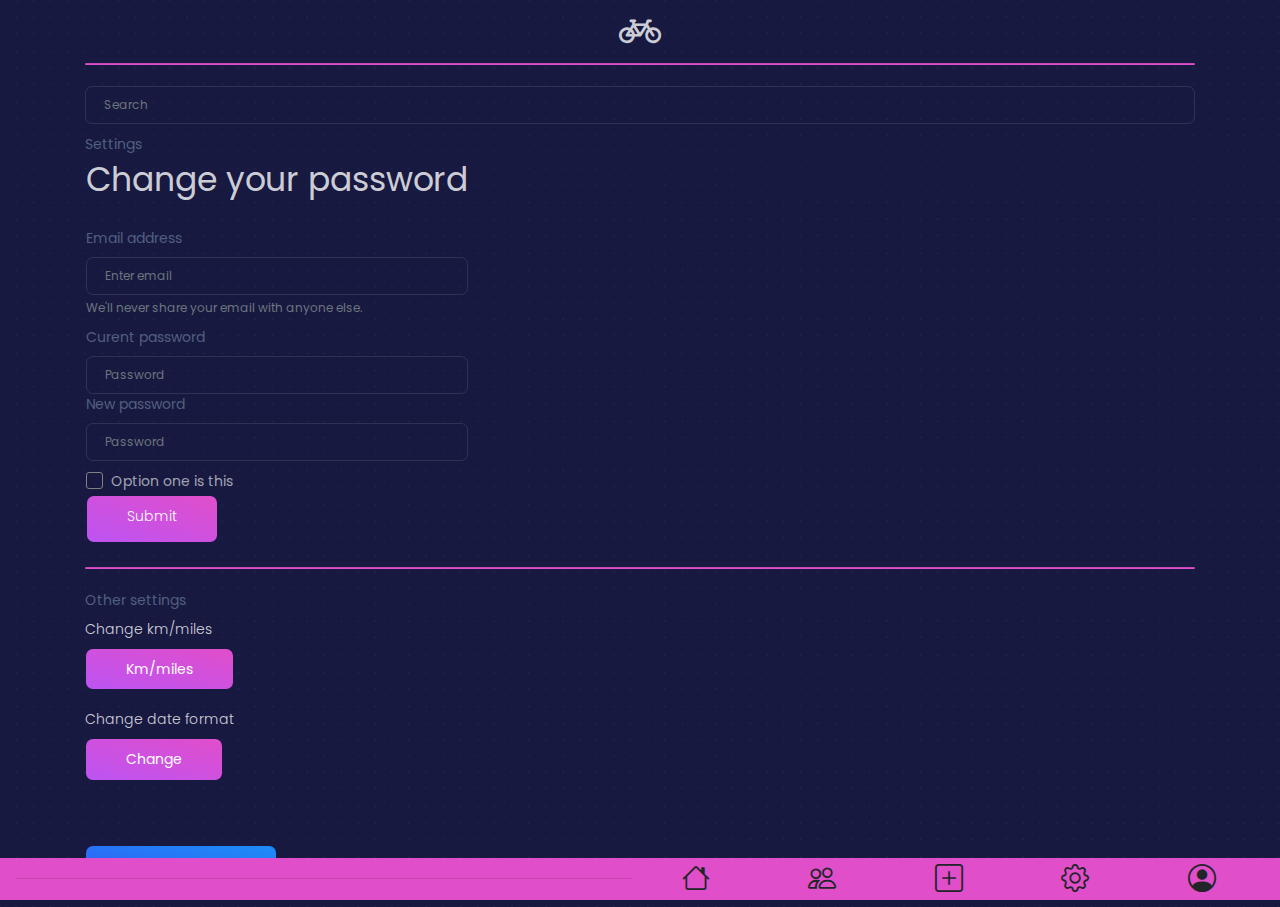
<file: settings.html>
<!DOCTYPE html>
<html lang="en">

<head>
	<meta charset="utf-8" />
	<meta name="viewport" content="width=device-width, initial-scale=1, shrink-to-fit=no">
	<link rel="apple-touch-icon" sizes="76x76" href="./assets/img/apple-icon.png">
	<link rel="icon" type="image/png" href="./assets/img/favicon.png">
	<title>
		Bike buddy
	</title>
	<!--     Fonts and icons     -->
	<link href="https://fonts.googleapis.com/css?family=Poppins:200,300,400,600,700,800" rel="stylesheet" />
	<link href="https://use.fontawesome.com/releases/v5.0.6/css/all.css" rel="stylesheet">
	<!-- Nucleo Icons -->
	<link href="./assets/css/nucleo-icons.css" rel="stylesheet" />
	<link rel="stylesheet" href="https://cdn.jsdelivr.net/npm/bootstrap-icons@1.4.1/font/bootstrap-icons.css">
	<!-- CSS Files -->
	<link href="./assets/css/blk-design-system.css?v=1.0.0" rel="stylesheet" />
	<!-- CSS Just for demo purpose, don't include it in your project -->
	<link href="./assets/demo/demo.css" rel="stylesheet" />
</head>

<body class="index-page">
	<!-- Navbar -->
	<nav class="navbar navbar-expand-lg fixed-bottom pt-0 pb-0 text-center">

		<hr class="line-primary w-100 mt-0 mb-0">
		<div class="container-fluid text-center" style = "display:block !important;">
			<div class="row">
				<div class="col"><a href="index.html"><i class="bi bi-house fa-2x text-dark"></i></a></div>
				<div class="col"><a href="social.html"><i class="bi bi-people fa-2x text-dark"></i></a></div>
				<div class="col"><a href="add_activity.html"><i class="bi bi-plus-square fa-2x text-dark"></i></a></div>
				<div class="col"><a href="settings.html"><i class="bi bi-gear fa-2x text-dark"></i></a></div>
				<div class="col"><a href="user_profile.html"><i class="bi bi-person-circle fa-2x text-dark"></i></a></div> 
			</div>
		</div>
	</nav>
	<!-- End Navbar -->

	<!-- Logo -->
	<div class="container">
		<div class="title text-center mt-0 mb-0">
			<i class="bi bi-bicycle fa-3x"></i>
		</div>
	</div>

	<!-- horizontal line -->
	<div class="container">
		<hr class="line-primary w-100 mt-0 mb-0">
	</div>
	
	<br>
	<!-- Searchbar -->
	<div class="container">
		<form>
			<div class="form-group">
				<input type="text" class="form-control"  placeholder="Search" id="input" onclick="searchBarDiv()" onkeyup="searchFunction()">
			</div>
		</form>
	</div>

	<!-- Frame to hide -->
	<div id="frameOne">

		<!-- Close Friends section-->
		<div class="container">
			<label>Settings</label>
			<div class = "row pl-3">
				<form>
					<div class="form-group">
						<h1>Change your password</h1>
					  <label for="exampleInputEmail1">Email address</label>
					  
					  <input type="email" class="form-control" id="exampleInputEmail1" aria-describedby="emailHelp" placeholder="Enter email">
					  <small id="emailHelp" class="form-text text-muted">We'll never share your email with anyone else.</small>
					</div>
					<div class="form-group">
					  <label for="exampleInputPassword1">Curent password</label>
					  <input type="password" class="form-control" id="exampleInputPassword1" placeholder="Password">
					  <label for="exampleInputPassword1">New password</label>
					  <input type="password" class="form-control" id="exampleInputPassword1" placeholder="Password">
					</div>
					<div class="form-check">
						<label class="form-check-label">
							<input class="form-check-input" type="checkbox" value="">
							Option one is this
							<span class="form-check-sign">
								<span class="check"></span>
							</span>
						</label>
					</div>
				  
					<button  class="btn btn-primary">
						<a href="index.html">
							<p style="color: white;">Submit</p>
						</a>
					</button>
				  </form>
			</div>
		</div>
		<br>
		<!-- horizontal line -->
		<div class="container">
			<hr class="line-primary w-100 mt-0 mb-0">
		</div>
		<br>

		<!-- All Friends section -->
		<div class="container" id="allFriends">		

			<label>Other settings</label>
			<table class="table" style="border: 2px solid #e14eca">	
				<tbody>
					<p>Change km/miles</p>
					<button type="button" class="btn btn-primary">Km/miles</button>
				
				</tbody>
			</table>

			<table class="table" style="border: 2px solid #e14eca">
				<tbody>
					<p>Change date format</p>
					<button type="button" class="btn btn-primary">Change</button>



				</tbody>
			</table>

			<table class="table" style="border: 2px solid #e14eca">
				<tbody>
					
					
					<br>
					<br>
					<button type="button" class="btn btn-info">Delete account</button>
				</tbody>
			</table>
		</div>
	</div>

	<!--Frame to appear -->
	<div id="frameTwo" style="display:none;" onclick="normalDiv()">

		<!-- horizontal line -->
		<div class="container">
			<hr class="line-primary w-100 mt-0 mb-0">
		</div>
		<br>
		<div class="container">

			<div id="list">
				<table class="table" id="friend1" style="border: 2px solid #e14eca">	
					<tbody>
						<tr>
							<td><i class="tim-icons icon-single-02"></i></td>
							<td id="name"><a href="#">Jack</a></td>
							<td><button class="btn btn-primary btn-sm float-right" onclick="normalDiv(); allFriends.appendChild(friend1);">Add</button></td>
						</tr>
					</tbody>
				</table>

				<table class="table" id="friend2" style="border: 2px solid #e14eca">	
					<tbody>
						<tr>
							<td><i class="tim-icons icon-single-02"></i></td>
							<td id="name"><a href="#">Jill34</a></td>
							<td><button class="btn btn-primary btn-sm float-right" onclick="normalDiv(); allFriends.appendChild(friend2);">Add</button></td>
						</tr>
					</tbody>
				</table>

				<table class="table" id="friend3" style="border: 2px solid #e14eca">	
					<tbody>
						<tr>
							<td><i class="tim-icons icon-single-02"></i></td>
							<td id="name"><a href="#">Hill4453</a></td>
							<td><button class="btn btn-primary btn-sm float-right" onclick="normalDiv(); 
								allFriends.appendChild(friend3);" >Add</button></td>
						</tr>
					</tbody>
				</table>
			</div>
		</div>
	</div>




	<!--   Core JS Files   -->
	<script src="./assets/js/core/jquery.min.js" type="text/javascript"></script>
	<script src="./assets/js/core/popper.min.js" type="text/javascript"></script>
	<script src="./assets/js/core/bootstrap.min.js" type="text/javascript"></script>
	<script src="./assets/js/plugins/perfect-scrollbar.jquery.min.js"></script>
	<!--  Plugin for Switches, full documentation here: http://www.jque.re/plugins/version3/bootstrap.switch/ -->
	<script src="./assets/js/plugins/bootstrap-switch.js"></script>
	<!--  Plugin for the Sliders, full documentation here: http://refreshless.com/nouislider/ -->
	<script src="./assets/js/plugins/nouislider.min.js" type="text/javascript"></script>
	<!-- Chart JS -->
	<script src="./assets/js/plugins/chartjs.min.js"></script>
	<!--  Plugin for the DatePicker, full documentation here: https://github.com/uxsolutions/bootstrap-datepicker -->
	<script src="./assets/js/plugins/moment.min.js"></script>
	<script src="./assets/js/plugins/bootstrap-datetimepicker.js" type="text/javascript"></script>
	<!-- Black Dashboard DEMO methods, don't include it in your project! -->
	<script src="./assets/demo/demo.js"></script>
	<!-- Control Center for Black UI Kit: parallax effects, scripts for the example pages etc -->
	<script src="./assets/js/blk-design-system.min.js?v=1.0.0" type="text/javascript"></script>
	<script>
		$(document).ready(function() {
			blackKit.initDatePicker();
			blackKit.initSliders();
		});

		function scrollToDownload() {

			if ($('.section-download').length != 0) {
				$("html, body").animate({
					scrollTop: $('.section-download').offset().top
				}, 1000);
			}
		}

		function searchBarDiv() { 
			document.getElementById("frameOne").style.display="none"; 
			document.getElementById("frameTwo").style.display="block"; 
		}

		function normalDiv() { 
			document.getElementById("frameOne").style.display="block"; 
			document.getElementById("frameTwo").style.display="none"; 
		}
		function searchFunction() {

			var input, filter, list, table,td,i,txtValue;
			input = document.getElementById("input");
			filter = input.value.toUpperCase();
			list = document.getElementById("list");
			table = list.getElementsByTagName("table");
			for(i=0; i< table.length; i++){
				td = table[i].getElementsByTagName("a")[0];
				if(td){
					txtValue = td.textContent || td.innerText;
					if(txtValue.toUpperCase().indexOf(filter) > -1){
						table[i].style.display = "";
					} else {
						table[i].style.display = "none";
					}
				}
			}
		}
	</script>
</body>

</html>
</file>
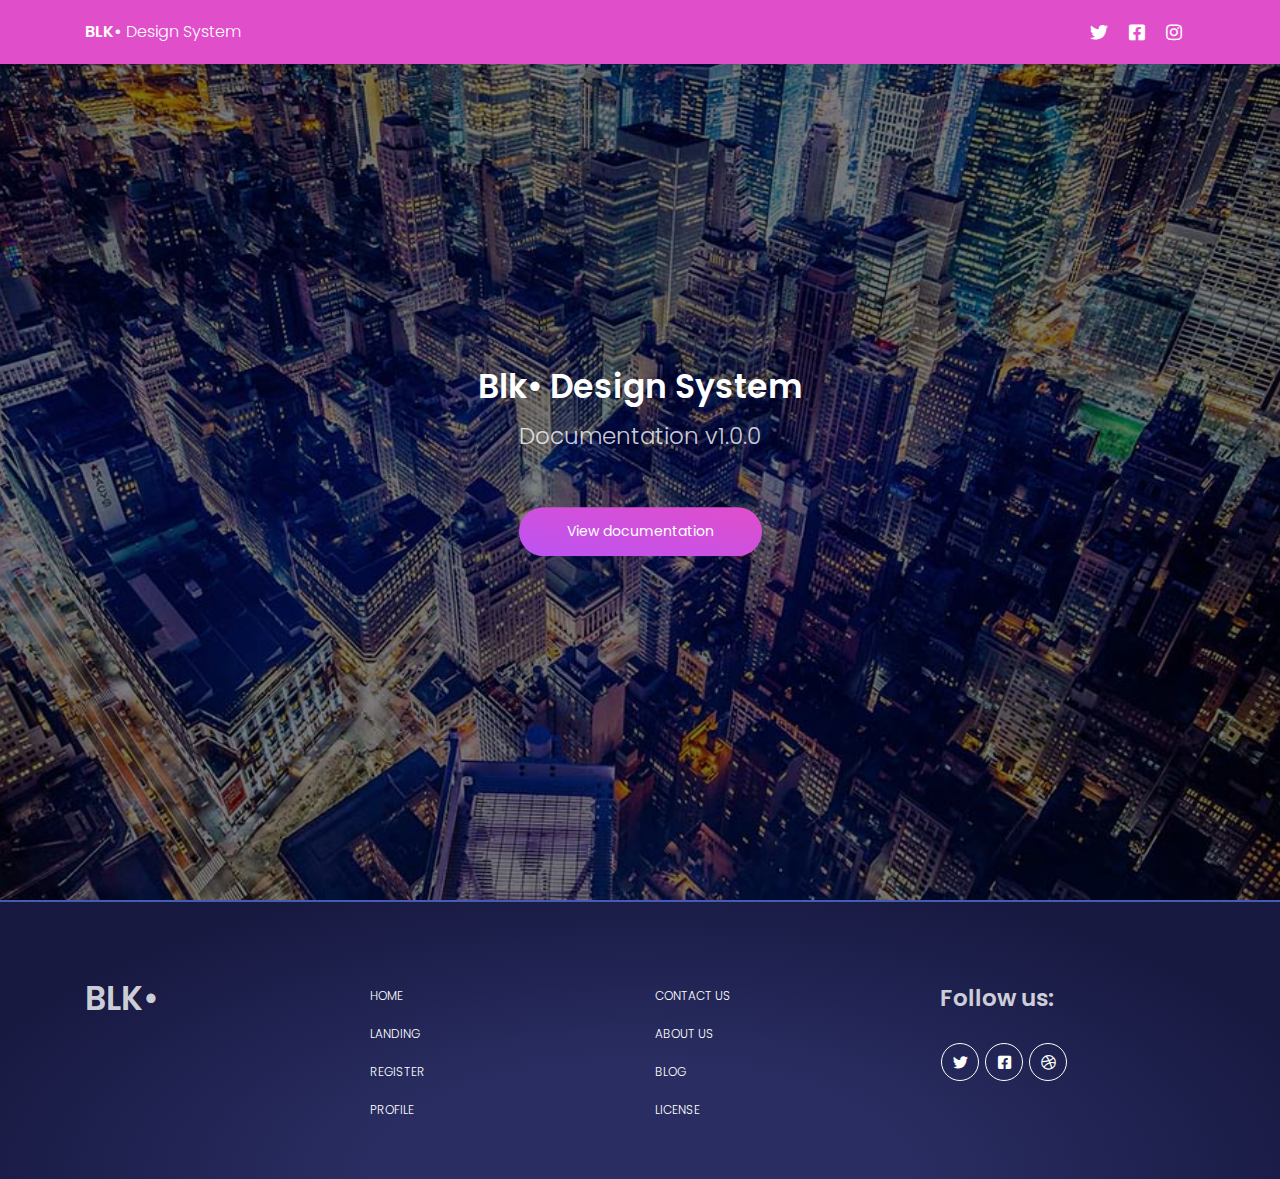
<file: docs/documentation.html>
<!DOCTYPE html>
<html lang="en">

<head>
  <meta charset="utf-8" />
  <meta name="viewport" content="width=device-width, initial-scale=1, shrink-to-fit=no">
  <link rel="apple-touch-icon" sizes="76x76" href="../assets/img/apple-icon.png">
  <link rel="icon" type="image/png" href="../assets/img/favicon.png">
  <title>
    Components Documentation - Blk• Design System by Creative Tim
  </title>
  <!--     Fonts and icons     -->
  <link href="https://fonts.googleapis.com/css?family=Poppins:200,300,400,600,700,800" rel="stylesheet" />
  <link href="https://use.fontawesome.com/releases/v5.0.6/css/all.css" rel="stylesheet">
  <!-- Nucleo Icons -->
  <link href="../assets/css/nucleo-icons.css" rel="stylesheet" />
  <!-- CSS Files -->
  <link href="../assets/css/blk-design-system.css?v=1.0.0" rel="stylesheet" />
  <!-- CSS Just for demo purpose, don't include it in your project -->
  <link href="../assets/demo/demo.css" rel="stylesheet" />
</head>

<body class="offline-doc">
  <!-- Navbar -->
  <nav class="navbar navbar-expand-lg bg-primary fixed-top" color-on-scroll="100">
    <div class="container">
      <div class="navbar-translate">
        <a class="navbar-brand" href="https://demos.creative-tim.com/blk-design-system/index.html" rel="tooltip" title="Designed and Coded by Creative Tim" data-placement="bottom" target="_blank">
          <span>BLK•</span> Design System
        </a>
        <button class="navbar-toggler navbar-toggler" type="button" data-toggle="collapse" data-target="#navigation" aria-controls="navigation-index" aria-expanded="false" aria-label="Toggle navigation">
          <span class="navbar-toggler-bar bar1"></span>
          <span class="navbar-toggler-bar bar2"></span>
          <span class="navbar-toggler-bar bar3"></span>
        </button>
      </div>
      <div class="collapse navbar-collapse justify-content-end" id="navigation">
        <div class="navbar-collapse-header">
          <div class="row">
            <div class="col-6 collapse-brand">
              <a>
                BLK•
              </a>
            </div>
            <div class="col-6 collapse-close text-right">
              <button type="button" class="navbar-toggler" data-toggle="collapse" data-target="#navigation" aria-controls="navigation-index" aria-expanded="false" aria-label="Toggle navigation">
                <i class="tim-icons icon-simple-remove"></i>
              </button>
            </div>
          </div>
        </div>
        <ul class="navbar-nav">
          <li class="nav-item p-0">
            <a class="nav-link" rel="tooltip" title="Follow us on Twitter" data-placement="bottom" href="https://twitter.com/CreativeTim" target="_blank">
              <i class="fab fa-twitter"></i>
              <p class="d-lg-none d-xl-none">Twitter</p>
            </a>
          </li>
          <li class="nav-item p-0">
            <a class="nav-link" rel="tooltip" title="Like us on Facebook" data-placement="bottom" href="https://www.facebook.com/CreativeTim" target="_blank">
              <i class="fab fa-facebook-square"></i>
              <p class="d-lg-none d-xl-none">Facebook</p>
            </a>
          </li>
          <li class="nav-item p-0">
            <a class="nav-link" rel="tooltip" title="Follow us on Instagram" data-placement="bottom" href="https://www.instagram.com/CreativeTimOfficial" target="_blank">
              <i class="fab fa-instagram"></i>
              <p class="d-lg-none d-xl-none">Instagram</p>
            </a>
          </li>
        </ul>
      </div>
    </div>
  </nav>
  <!-- End Navbar -->
  <div class="page-header clear-filter">
    <div class="page-header-image" style="background-image: url('../assets/img/denys.jpg');"></div>
    <div class="content-center text-center">
      <div class="col-md-8 ml-auto mr-auto">
        <div class="brand">
          <h1 class="title">
            Blk• Design System
          </h1>
          <h3 class="description">Documentation v1.0.0</h3>
          <br/>
          <a href="https://demos.creative-tim.com/blk-design-system/docs/1.0/getting-started/overview.html" class="btn btn-primary btn-round btn-lg">View documentation</a>
        </div>
      </div>
    </div>
  </div>
  <footer class="footer">
    <div class="container">
      <div class="row">
        <div class="col-md-3">
          <h1 class="title">BLK•</h1>
        </div>
        <div class="col-md-3">
          <ul class="nav">
            <li class="nav-item">
              <a href="../index.html" class="nav-link">
                Home
              </a>
            </li>
            <li class="nav-item">
              <a href="../examples/landing-page.html" class="nav-link">
                Landing
              </a>
            </li>
            <li class="nav-item">
              <a href="../examples/register-page.html" class="nav-link">
                Register
              </a>
            </li>
            <li class="nav-item">
              <a href="../examples/profile-page.html" class="nav-link">
                Profile
              </a>
            </li>
          </ul>
        </div>
        <div class="col-md-3">
          <ul class="nav">
            <li class="nav-item">
              <a href="https://creative-tim.com/contact-us" class="nav-link">
                Contact Us
              </a>
            </li>
            <li class="nav-item">
              <a href="https://creative-tim.com/about-us" class="nav-link">
                About Us
              </a>
            </li>
            <li class="nav-item">
              <a href="https://creative-tim.com/blog" class="nav-link">
                Blog
              </a>
            </li>
            <li class="nav-item">
              <a href="https://opensource.org/licenses/MIT" class="nav-link">
                License
              </a>
            </li>
          </ul>
        </div>
        <div class="col-md-3">
          <h3 class="title">Follow us:</h3>
          <div class="btn-wrapper profile">
            <a target="_blank" href="https://twitter.com/creativetim" class="btn btn-icon btn-neutral btn-round btn-simple" data-toggle="tooltip" data-original-title="Follow us">
              <i class="fab fa-twitter"></i>
            </a>
            <a target="_blank" href="https://www.facebook.com/creativetim" class="btn btn-icon btn-neutral btn-round btn-simple" data-toggle="tooltip" data-original-title="Like us">
              <i class="fab fa-facebook-square"></i>
            </a>
            <a target="_blank" href="https://dribbble.com/creativetim" class="btn btn-icon btn-neutral  btn-round btn-simple" data-toggle="tooltip" data-original-title="Follow us">
              <i class="fab fa-dribbble"></i>
            </a>
          </div>
        </div>
      </div>
    </div>
  </footer>
  <!--   Core JS Files   -->
  <script src="../assets/js/core/jquery.min.js" type="text/javascript"></script>
  <script src="../assets/js/core/popper.min.js" type="text/javascript"></script>
  <script src="../assets/js/core/bootstrap.min.js" type="text/javascript"></script>
  <script src="../assets/js/plugins/perfect-scrollbar.jquery.min.js"></script>
  <!--  Plugin for Switches, full documentation here: http://www.jque.re/plugins/version3/bootstrap.switch/ -->
  <script src="../assets/js/plugins/bootstrap-switch.js"></script>
  <!--  Plugin for the Sliders, full documentation here: http://refreshless.com/nouislider/ -->
  <script src="../assets/js/plugins/nouislider.min.js" type="text/javascript"></script>
  <!-- Chart JS -->
  <script src="../assets/js/plugins/chartjs.min.js"></script>
  <!--  Plugin for the DatePicker, full documentation here: https://github.com/uxsolutions/bootstrap-datepicker -->
  <script src="../assets/js/plugins/moment.min.js"></script>
  <script src="../assets/js/plugins/bootstrap-datetimepicker.js" type="text/javascript"></script>
  <!-- Black Dashboard DEMO methods, don't include it in your project! -->
  <script src="../assets/demo/demo.js"></script>
  <!-- Control Center for Black UI Kit: parallax effects, scripts for the example pages etc -->
  <script src="../assets/js/blk-design-system.min.js?v=1.0.0" type="text/javascript"></script>
</body>

</html>
</file>
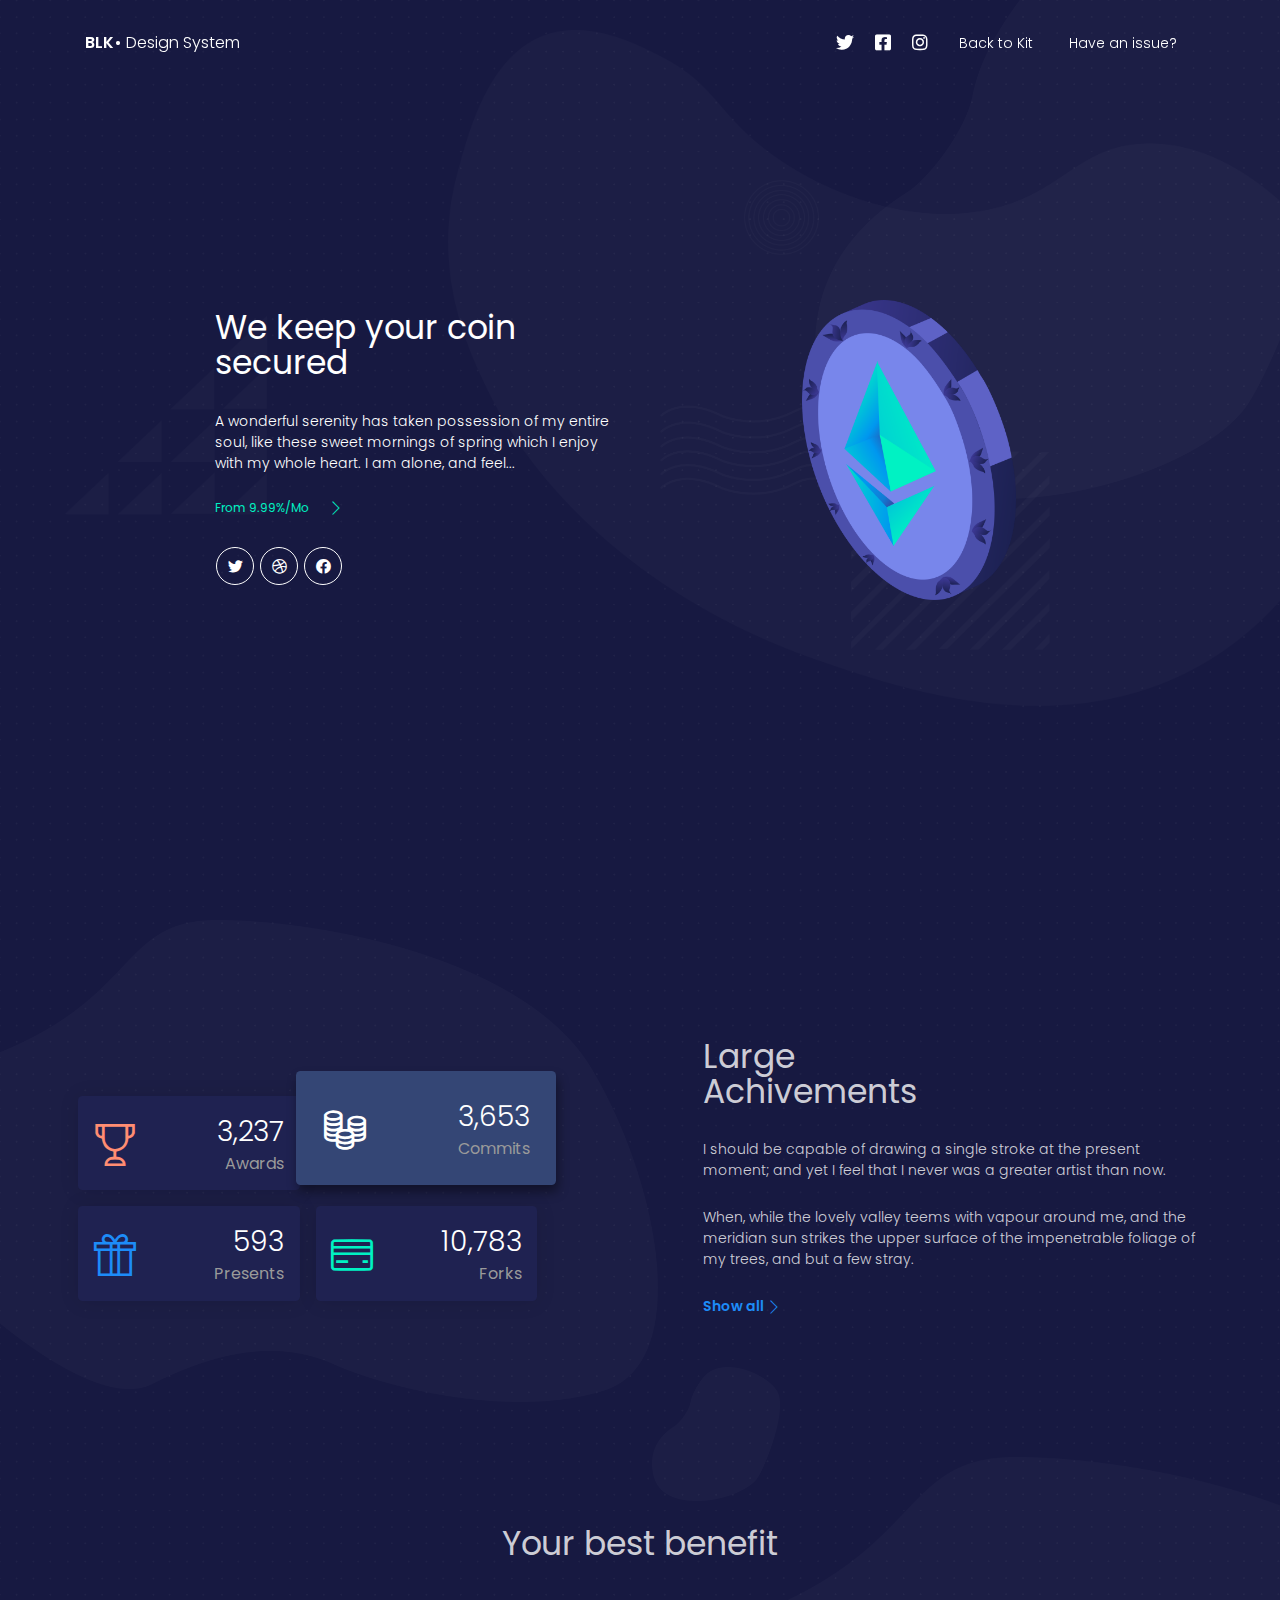
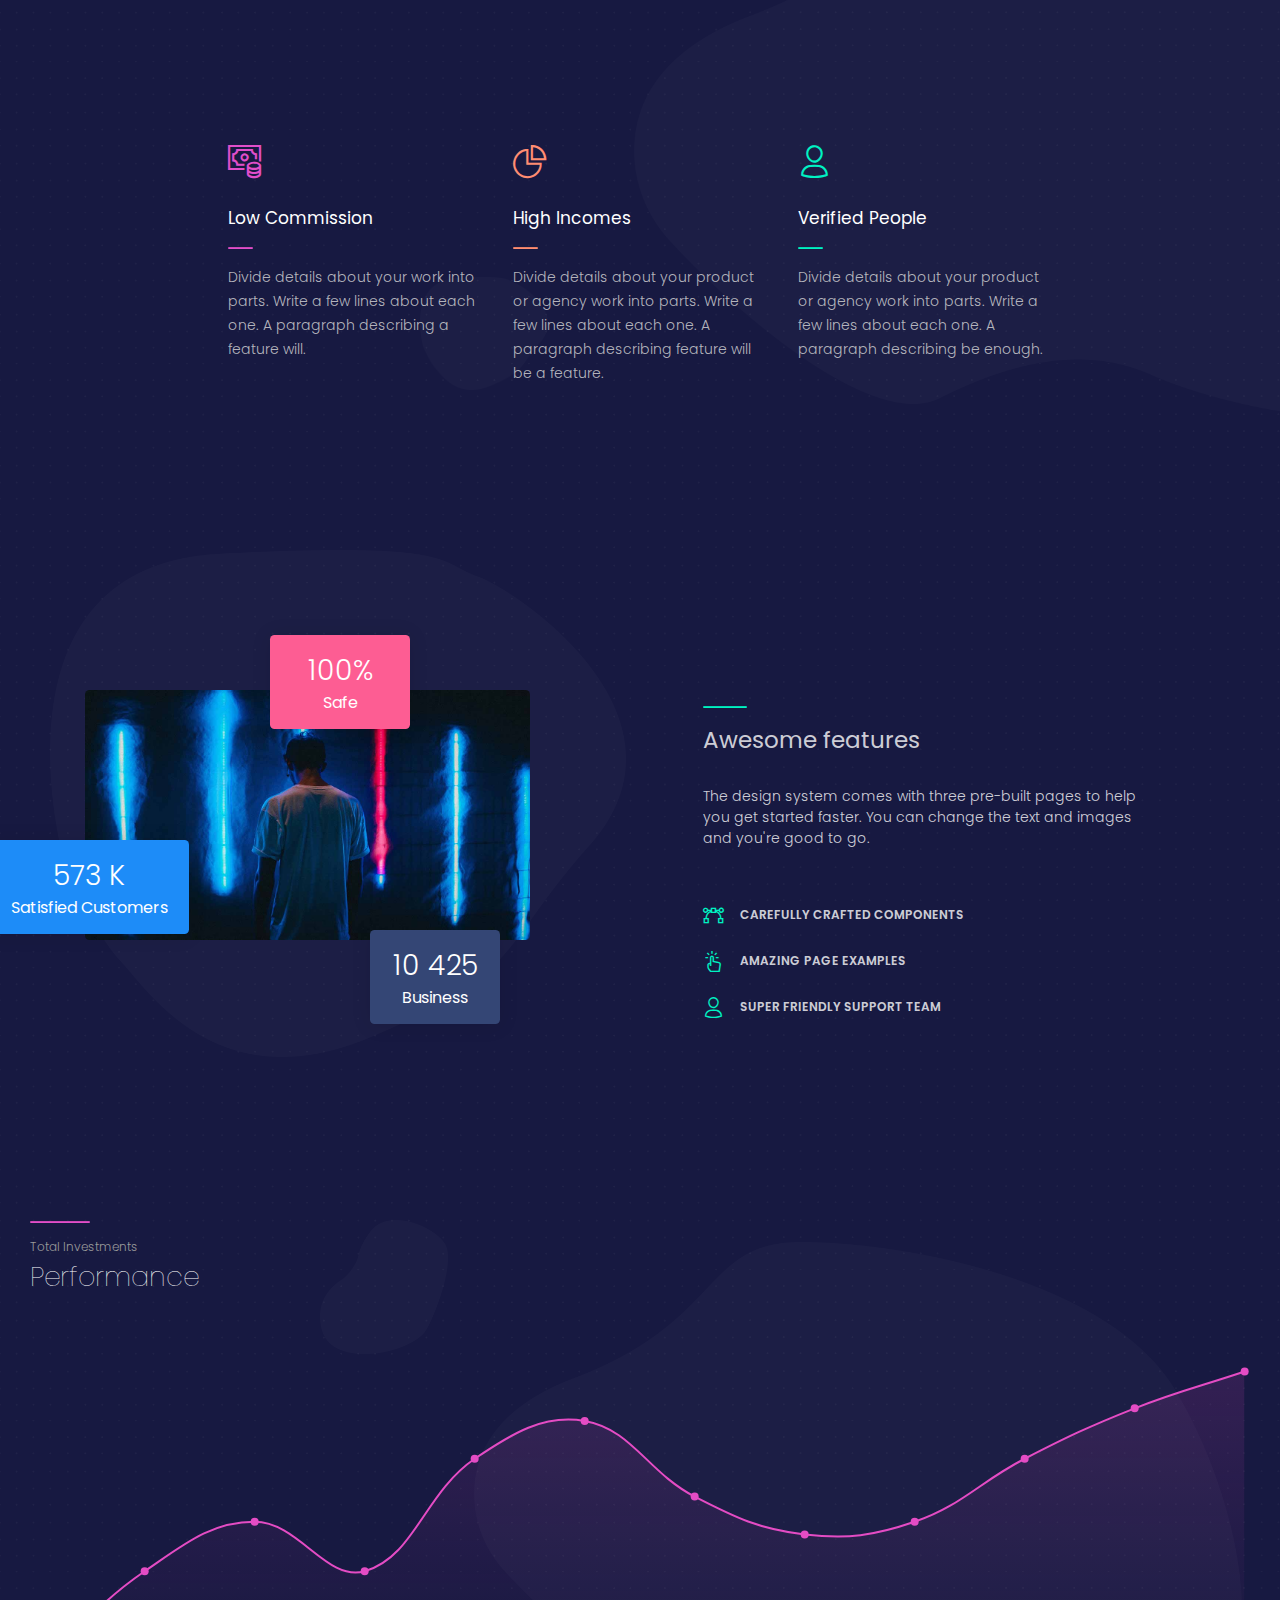
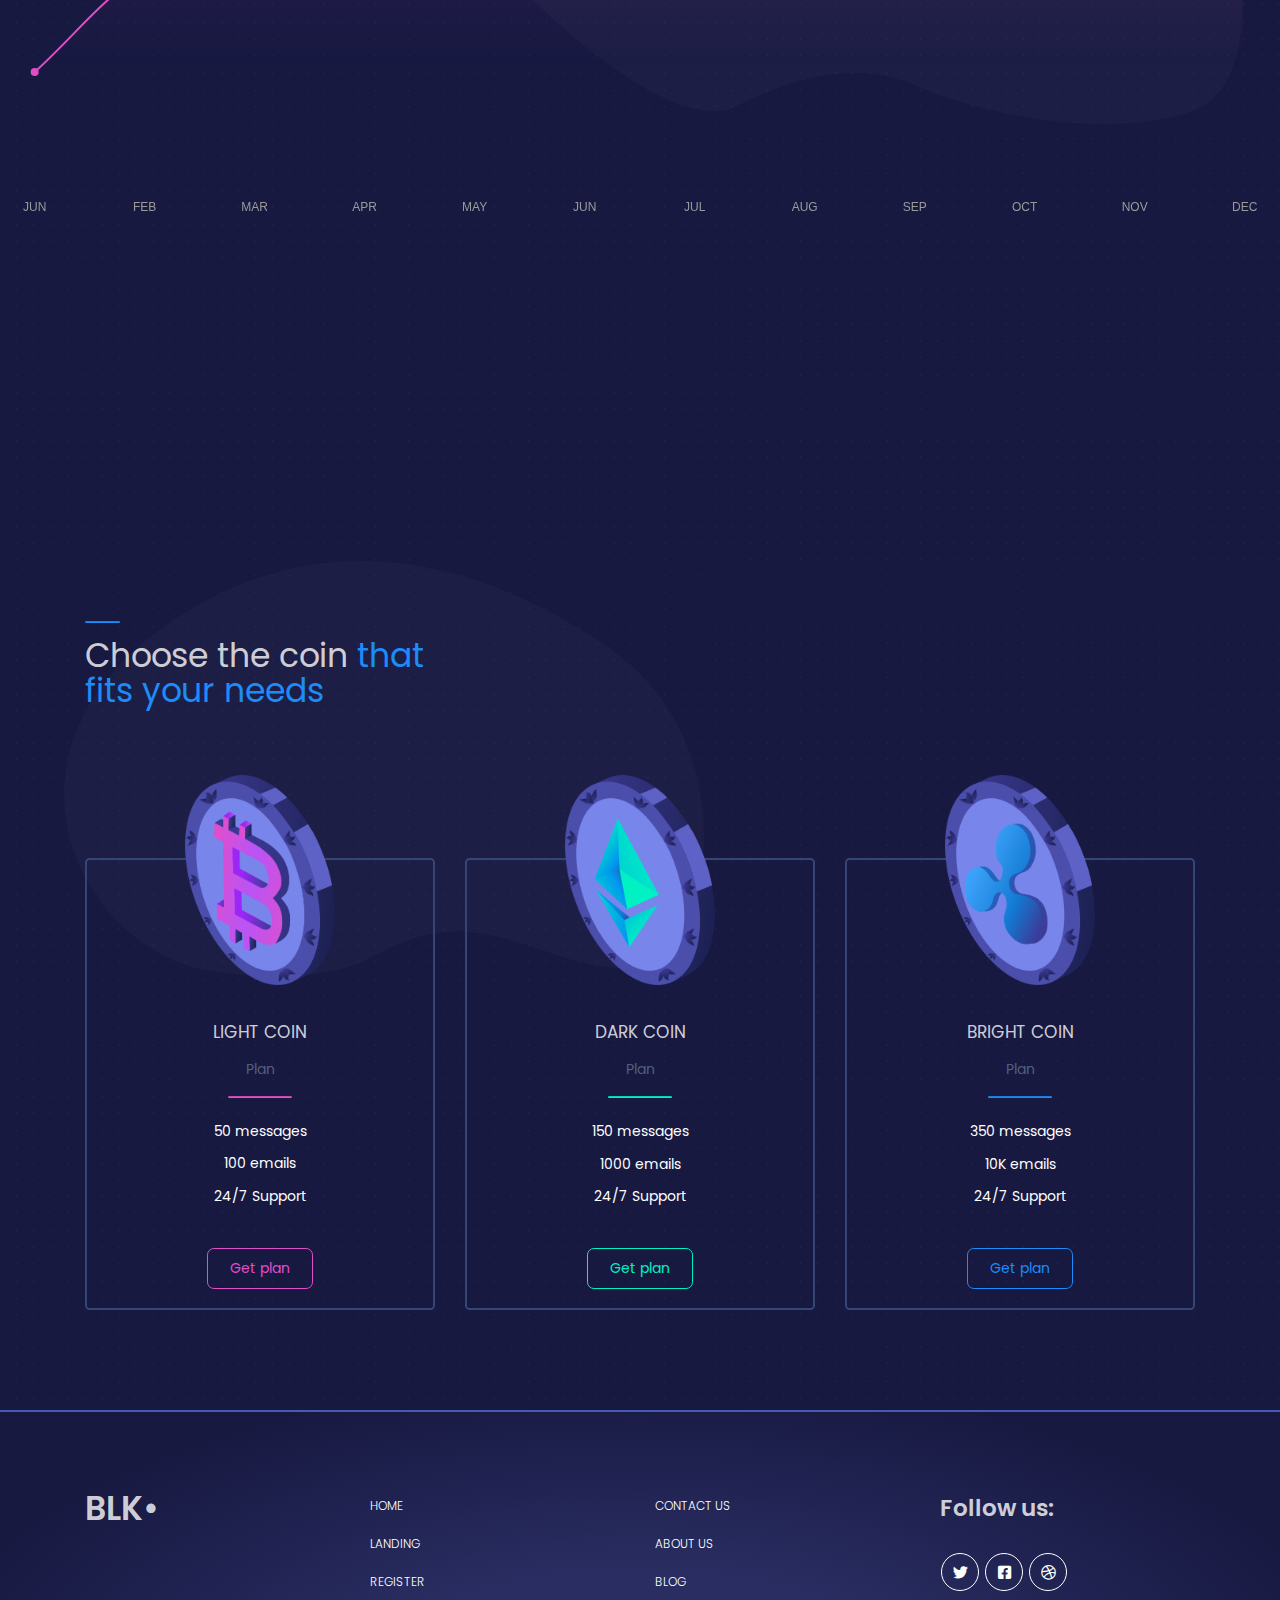
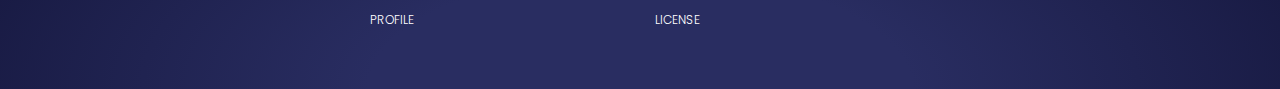
<file: examples/landing-page.html>
<!--
=========================================================
* BLK Design System- v1.0.0
=========================================================

* Product Page: https://www.creative-tim.com/product/blk-design-system
* Copyright 2019 Creative Tim (https://www.creative-tim.com)
* Licensed under MIT

* Coded by Creative Tim

=========================================================

* The above copyright notice and this permission notice shall be included in all copies or substantial portions of the Software.
 -->
<!DOCTYPE html>
<html lang="en">

<head>
  <meta charset="utf-8" />
  <meta name="viewport" content="width=device-width, initial-scale=1, shrink-to-fit=no">
  <link rel="apple-touch-icon" sizes="76x76" href="../assets/img/apple-icon.png">
  <link rel="icon" type="image/png" href="../assets/img/favicon.png">
  <title>
    Blk• Design System by Creative Tim
  </title>
  <!--     Fonts and icons     -->
  <link href="https://fonts.googleapis.com/css?family=Poppins:200,300,400,600,700,800" rel="stylesheet" />
  <link href="https://use.fontawesome.com/releases/v5.0.6/css/all.css" rel="stylesheet">
  <!-- Nucleo Icons -->
  <link href="../assets/css/nucleo-icons.css" rel="stylesheet" />
  <!-- CSS Files -->
  <link href="../assets/css/blk-design-system.css?v=1.0.0" rel="stylesheet" />
  <!-- CSS Just for demo purpose, don't include it in your project -->
  <link href="../assets/demo/demo.css" rel="stylesheet" />
</head>

<body class="landing-page">
  <!-- Navbar -->
  <nav class="navbar navbar-expand-lg fixed-top navbar-transparent " color-on-scroll="100">
    <div class="container">
      <div class="navbar-translate">
        <a class="navbar-brand" href="https://demos.creative-tim.com/blk-design-system/index.html" rel="tooltip" title="Designed and Coded by Creative Tim" data-placement="bottom" target="_blank">
          <span>BLK•</span> Design System
        </a>
        <button class="navbar-toggler navbar-toggler" type="button" data-toggle="collapse" data-target="#navigation" aria-controls="navigation-index" aria-expanded="false" aria-label="Toggle navigation">
          <span class="navbar-toggler-bar bar1"></span>
          <span class="navbar-toggler-bar bar2"></span>
          <span class="navbar-toggler-bar bar3"></span>
        </button>
      </div>
      <div class="collapse navbar-collapse justify-content-end" id="navigation">
        <div class="navbar-collapse-header">
          <div class="row">
            <div class="col-6 collapse-brand">
              <a>
                BLK•
              </a>
            </div>
            <div class="col-6 collapse-close text-right">
              <button type="button" class="navbar-toggler" data-toggle="collapse" data-target="#navigation" aria-controls="navigation-index" aria-expanded="false" aria-label="Toggle navigation">
                <i class="tim-icons icon-simple-remove"></i>
              </button>
            </div>
          </div>
        </div>
        <ul class="navbar-nav">
          <li class="nav-item p-0">
            <a class="nav-link" rel="tooltip" title="Follow us on Twitter" data-placement="bottom" href="https://twitter.com/CreativeTim" target="_blank">
              <i class="fab fa-twitter"></i>
              <p class="d-lg-none d-xl-none">Twitter</p>
            </a>
          </li>
          <li class="nav-item p-0">
            <a class="nav-link" rel="tooltip" title="Like us on Facebook" data-placement="bottom" href="https://www.facebook.com/CreativeTim" target="_blank">
              <i class="fab fa-facebook-square"></i>
              <p class="d-lg-none d-xl-none">Facebook</p>
            </a>
          </li>
          <li class="nav-item p-0">
            <a class="nav-link" rel="tooltip" title="Follow us on Instagram" data-placement="bottom" href="https://www.instagram.com/CreativeTimOfficial" target="_blank">
              <i class="fab fa-instagram"></i>
              <p class="d-lg-none d-xl-none">Instagram</p>
            </a>
          </li>
          <li class="nav-item">
            <a class="nav-link" href="../index.html">Back to Kit</a>
          </li>
          <li class="nav-item">
            <a class="nav-link" href="https://github.com/creativetimofficial/blk-design-system/issues">Have an issue?</a>
          </li>
        </ul>
      </div>
    </div>
  </nav>
  <!-- End Navbar -->
  <div class="wrapper">
    <div class="page-header">
      <img src="../assets/img/blob.png" class="path">
      <img src="../assets/img/path2.png" class="path2">
      <img src="../assets/img/triunghiuri.png" class="shapes triangle">
      <img src="../assets/img/waves.png" class="shapes wave">
      <img src="../assets/img/patrat.png" class="shapes squares">
      <img src="../assets/img/cercuri.png" class="shapes circle">
      <div class="content-center">
        <div class="row row-grid justify-content-between align-items-center text-left">
          <div class="col-lg-6 col-md-6">
            <h1 class="text-white">We keep your coin
              <br/>
              <span class="text-white">secured</span>
            </h1>
            <p class="text-white mb-3">A wonderful serenity has taken possession of my entire soul, like these sweet mornings of spring which I enjoy with my whole heart. I am alone, and feel...</p>
            <div class="btn-wrapper mb-3">
              <p class="category text-success d-inline">From 9.99%/mo</p>
              <a href="#blk" class="btn btn-success btn-link btn-sm"><i class="tim-icons icon-minimal-right"></i></a>
            </div>
            <div class="btn-wrapper">
              <div class="button-container">
                <button href="javascript:void(0)" class="btn btn-icon btn-simple btn-round btn-neutral">
                  <i class="fab fa-twitter"></i>
                </button>
                <button href="javascript:void(0)" class="btn btn-icon btn-simple btn-round btn-neutral">
                  <i class="fab fa-dribbble"></i>
                </button>
                <button href="javascript:void(0)" class="btn btn-icon btn-simple btn-round btn-neutral">
                  <i class="fab fa-facebook"></i>
                </button>
              </div>
            </div>
          </div>
          <div class="col-lg-4 col-md-5">
            <img src="../assets/img/etherum.png" alt="Circle image" class="img-fluid">
          </div>
        </div>
      </div>
    </div>
    <section class="section section-lg">
      <section class="section">
        <img src="../assets/img/path4.png" class="path">
        <div class="container">
          <div class="row row-grid justify-content-between">
            <div class="col-md-5 mt-lg-5">
              <div class="row">
                <div class="col-lg-6 col-sm-12 px-2 py-2">
                  <div class="card card-stats ">
                    <div class="card-body">
                      <div class="row">
                        <div class="col-5 col-md-4">
                          <div class="icon-big text-center icon-warning">
                            <i class="tim-icons icon-trophy text-warning"></i>
                          </div>
                        </div>
                        <div class="col-7 col-md-8">
                          <div class="numbers">
                            <p class="card-title">3,237
                              <p>
                                <p class="card-category">Awards</p>
                          </div>
                        </div>
                      </div>
                    </div>
                  </div>
                </div>
                <div class="col-lg-6 col-sm-12 px-2 py-2">
                  <div class="card card-stats upper bg-default">
                    <div class="card-body">
                      <div class="row">
                        <div class="col-5 col-md-4">
                          <div class="icon-big text-center icon-warning">
                            <i class="tim-icons icon-coins text-white"></i>
                          </div>
                        </div>
                        <div class="col-7 col-md-8">
                          <div class="numbers">
                            <p class="card-title">3,653
                              <p>
                                <p class="card-category">Commits</p>
                          </div>
                        </div>
                      </div>
                    </div>
                  </div>
                </div>
              </div>
              <div class="row">
                <div class="col-lg-6 col-sm-12 px-2 py-2">
                  <div class="card card-stats ">
                    <div class="card-body">
                      <div class="row">
                        <div class="col-5 col-md-4">
                          <div class="icon-big text-center icon-warning">
                            <i class="tim-icons icon-gift-2 text-info"></i>
                          </div>
                        </div>
                        <div class="col-7 col-md-8">
                          <div class="numbers">
                            <p class="card-title">593
                              <p>
                                <p class="card-category">Presents</p>
                          </div>
                        </div>
                      </div>
                    </div>
                  </div>
                </div>
                <div class="col-lg-6 col-sm-12 px-2 py-2">
                  <div class="card card-stats ">
                    <div class="card-body">
                      <div class="row">
                        <div class="col-5 col-md-4">
                          <div class="icon-big text-center icon-warning">
                            <i class="tim-icons icon-credit-card text-success"></i>
                          </div>
                        </div>
                        <div class="col-7 col-md-8">
                          <div class="numbers">
                            <p class="card-title">10,783
                              <p>
                                <p class="card-category">Forks</p>
                          </div>
                        </div>
                      </div>
                    </div>
                  </div>
                </div>
              </div>
            </div>
            <div class="col-md-6">
              <div class="pl-md-5">
                <h1>Large
                  <br/>Achivements</h1>
                <p>I should be capable of drawing a single stroke at the present moment; and yet I feel that I never was a greater artist than now. </p>
                <br/>
                <p>When, while the lovely valley teems with vapour around me, and the meridian sun strikes the upper surface of the impenetrable foliage of my trees, and but a few stray.</p>
                <br/>
                <a href="#" class="font-weight-bold text-info mt-5">Show all <i class="tim-icons icon-minimal-right text-info"></i></a>
              </div>
            </div>
          </div>
        </div>
      </section>
    </section>
    <section class="section section-lg">
      <img src="../assets/img/path4.png" class="path">
      <img src="../assets/img/path5.png" class="path2">
      <img src="../assets/img/path2.png" class="path3">
      <div class="container">
        <div class="row justify-content-center">
          <div class="col-lg-12">
            <h1 class="text-center">Your best benefit</h1>
            <div class="row row-grid justify-content-center">
              <div class="col-lg-3">
                <div class="info">
                  <div class="icon icon-primary">
                    <i class="tim-icons icon-money-coins"></i>
                  </div>
                  <h4 class="info-title">Low Commission</h4>
                  <hr class="line-primary">
                  <p>Divide details about your work into parts. Write a few lines about each one. A paragraph describing a feature will.</p>
                </div>
              </div>
              <div class="col-lg-3">
                <div class="info">
                  <div class="icon icon-warning">
                    <i class="tim-icons icon-chart-pie-36"></i>
                  </div>
                  <h4 class="info-title">High Incomes</h4>
                  <hr class="line-warning">
                  <p>Divide details about your product or agency work into parts. Write a few lines about each one. A paragraph describing feature will be a feature. </p>
                </div>
              </div>
              <div class="col-lg-3">
                <div class="info">
                  <div class="icon icon-success">
                    <i class="tim-icons icon-single-02"></i>
                  </div>
                  <h4 class="info-title">Verified People</h4>
                  <hr class="line-success">
                  <p>Divide details about your product or agency work into parts. Write a few lines about each one. A paragraph describing be enough.</p>
                </div>
              </div>
            </div>
          </div>
        </div>
      </div>
    </section>
    <section class="section section-lg section-safe">
      <img src="../assets/img/path5.png" class="path">
      <div class="container">
        <div class="row row-grid justify-content-between">
          <div class="col-md-5">
            <img src="../assets/img/chester-wade.jpg" class="img-fluid floating">
            <div class="card card-stats bg-danger">
              <div class="card-body">
                <div class="justify-content-center">
                  <div class="numbers">
                    <p class="card-title">100%</p>
                    <p class="card-category text-white">Safe</p>
                  </div>
                </div>
              </div>
            </div>
            <div class="card card-stats bg-info">
              <div class="card-body">
                <div class="justify-content-center">
                  <div class="numbers">
                    <p class="card-title">573 K</p>
                    <p class="card-category text-white">Satisfied customers</p>
                  </div>
                </div>
              </div>
            </div>
            <div class="card card-stats bg-default">
              <div class="card-body">
                <div class="justify-content-center">
                  <div class="numbers">
                    <p class="card-title">10 425</p>
                    <p class="card-category text-white">Business</p>
                  </div>
                </div>
              </div>
            </div>
          </div>
          <div class="col-md-6">
            <div class="px-md-5">
              <hr class="line-success">
              <h3>Awesome features</h3>
              <p>The design system comes with three pre-built pages to help you get started faster. You can change the text and images and you're good to go.</p>
              <ul class="list-unstyled mt-5">
                <li class="py-2">
                  <div class="d-flex align-items-center">
                    <div class="icon icon-success mb-2">
                      <i class="tim-icons icon-vector"></i>
                    </div>
                    <div class="ml-3">
                      <h6>Carefully crafted components</h6>
                    </div>
                  </div>
                </li>
                <li class="py-2">
                  <div class="d-flex align-items-center">
                    <div class="icon icon-success mb-2">
                      <i class="tim-icons icon-tap-02"></i>
                    </div>
                    <div class="ml-3">
                      <h6>Amazing page examples</h6>
                    </div>
                  </div>
                </li>
                <li class="py-2">
                  <div class="d-flex align-items-center">
                    <div class="icon icon-success mb-2">
                      <i class="tim-icons icon-single-02"></i>
                    </div>
                    <div class="ml-3">
                      <h6>Super friendly support team</h6>
                    </div>
                  </div>
                </li>
              </ul>
            </div>
          </div>
        </div>
      </div>
    </section>
    <section class="section section-lg">
      <img src="../assets/img/path4.png" class="path">
      <img src="../assets/img/path2.png" class="path2">
      <div class="col-md-12">
        <div class="card card-chart card-plain">
          <div class="card-header">
            <div class="row">
              <div class="col-sm-6 text-left">
                <hr class="line-primary">
                <h5 class="card-category">Total Investments</h5>
                <h2 class="card-title">Performance</h2>
              </div>
            </div>
          </div>
          <div class="card-body">
            <div class="chart-area">
              <canvas id="chartBig"></canvas>
            </div>
          </div>
        </div>
      </div>
    </section>
    <section class="section section-lg section-coins">
      <img src="../assets/img/path3.png" class="path">
      <div class="container">
        <div class="row">
          <div class="col-md-4">
            <hr class="line-info">
            <h1>Choose the coin
              <span class="text-info">that fits your needs</span>
            </h1>
          </div>
        </div>
        <div class="row">
          <div class="col-md-4">
            <div class="card card-coin card-plain">
              <div class="card-header">
                <img src="../assets/img/bitcoin.png" class="img-center img-fluid">
              </div>
              <div class="card-body">
                <div class="row">
                  <div class="col-md-12 text-center">
                    <h4 class="text-uppercase">Light Coin</h4>
                    <span>Plan</span>
                    <hr class="line-primary">
                  </div>
                </div>
                <div class="row">
                  <ul class="list-group">
                    <li class="list-group-item">50 messages</li>
                    <li class="list-group-item">100 emails</li>
                    <li class="list-group-item">24/7 Support</li>
                  </ul>
                </div>
              </div>
              <div class="card-footer text-center">
                <button class="btn btn-primary btn-simple">Get plan</button>
              </div>
            </div>
          </div>
          <div class="col-md-4">
            <div class="card card-coin card-plain">
              <div class="card-header">
                <img src="../assets/img/etherum.png" class="img-center img-fluid">
              </div>
              <div class="card-body">
                <div class="row">
                  <div class="col-md-12 text-center">
                    <h4 class="text-uppercase">Dark Coin</h4>
                    <span>Plan</span>
                    <hr class="line-success">
                  </div>
                </div>
                <div class="row">
                  <ul class="list-group">
                    <li class="list-group-item">150 messages</li>
                    <li class="list-group-item">1000 emails</li>
                    <li class="list-group-item">24/7 Support</li>
                  </ul>
                </div>
              </div>
              <div class="card-footer text-center">
                <button class="btn btn-success btn-simple">Get plan</button>
              </div>
            </div>
          </div>
          <div class="col-md-4">
            <div class="card card-coin card-plain">
              <div class="card-header">
                <img src="../assets/img/ripp.png" class="img-center img-fluid">
              </div>
              <div class="card-body">
                <div class="row">
                  <div class="col-md-12 text-center">
                    <h4 class="text-uppercase">Bright Coin</h4>
                    <span>Plan</span>
                    <hr class="line-info">
                  </div>
                </div>
                <div class="row">
                  <ul class="list-group">
                    <li class="list-group-item">350 messages</li>
                    <li class="list-group-item">10K emails</li>
                    <li class="list-group-item">24/7 Support</li>
                  </ul>
                </div>
              </div>
              <div class="card-footer text-center">
                <button class="btn btn-info btn-simple">Get plan</button>
              </div>
            </div>
          </div>
        </div>
      </div>
    </section>
    <footer class="footer">
      <div class="container">
        <div class="row">
          <div class="col-md-3">
            <h1 class="title">BLK•</h1>
          </div>
          <div class="col-md-3">
            <ul class="nav">
              <li class="nav-item">
                <a href="../index.html" class="nav-link">
                  Home
                </a>
              </li>
              <li class="nav-item">
                <a href="../examples/landing-page.html" class="nav-link">
                  Landing
                </a>
              </li>
              <li class="nav-item">
                <a href="../examples/register-page.html" class="nav-link">
                  Register
                </a>
              </li>
              <li class="nav-item">
                <a href="../examples/profile-page.html" class="nav-link">
                  Profile
                </a>
              </li>
            </ul>
          </div>
          <div class="col-md-3">
            <ul class="nav">
              <li class="nav-item">
                <a href="https://creative-tim.com/contact-us" class="nav-link">
                  Contact Us
                </a>
              </li>
              <li class="nav-item">
                <a href="https://creative-tim.com/about-us" class="nav-link">
                  About Us
                </a>
              </li>
              <li class="nav-item">
                <a href="https://creative-tim.com/blog" class="nav-link">
                  Blog
                </a>
              </li>
              <li class="nav-item">
                <a href="https://opensource.org/licenses/MIT" class="nav-link">
                  License
                </a>
              </li>
            </ul>
          </div>
          <div class="col-md-3">
            <h3 class="title">Follow us:</h3>
            <div class="btn-wrapper profile">
              <a target="_blank" href="https://twitter.com/creativetim" class="btn btn-icon btn-neutral btn-round btn-simple" data-toggle="tooltip" data-original-title="Follow us">
                <i class="fab fa-twitter"></i>
              </a>
              <a target="_blank" href="https://www.facebook.com/creativetim" class="btn btn-icon btn-neutral btn-round btn-simple" data-toggle="tooltip" data-original-title="Like us">
                <i class="fab fa-facebook-square"></i>
              </a>
              <a target="_blank" href="https://dribbble.com/creativetim" class="btn btn-icon btn-neutral  btn-round btn-simple" data-toggle="tooltip" data-original-title="Follow us">
                <i class="fab fa-dribbble"></i>
              </a>
            </div>
          </div>
        </div>
      </div>
    </footer>
  </div>
  <!--   Core JS Files   -->
  <script src="../assets/js/core/jquery.min.js" type="text/javascript"></script>
  <script src="../assets/js/core/popper.min.js" type="text/javascript"></script>
  <script src="../assets/js/core/bootstrap.min.js" type="text/javascript"></script>
  <script src="../assets/js/plugins/perfect-scrollbar.jquery.min.js"></script>
  <!--  Plugin for Switches, full documentation here: http://www.jque.re/plugins/version3/bootstrap.switch/ -->
  <script src="../assets/js/plugins/bootstrap-switch.js"></script>
  <!--  Plugin for the Sliders, full documentation here: http://refreshless.com/nouislider/ -->
  <script src="../assets/js/plugins/nouislider.min.js" type="text/javascript"></script>
  <!-- Chart JS -->
  <script src="../assets/js/plugins/chartjs.min.js"></script>
  <!--  Plugin for the DatePicker, full documentation here: https://github.com/uxsolutions/bootstrap-datepicker -->
  <script src="../assets/js/plugins/moment.min.js"></script>
  <script src="../assets/js/plugins/bootstrap-datetimepicker.js" type="text/javascript"></script>
  <!-- Black Dashboard DEMO methods, don't include it in your project! -->
  <script src="../assets/demo/demo.js"></script>
  <!-- Control Center for Black UI Kit: parallax effects, scripts for the example pages etc -->
  <script src="../assets/js/blk-design-system.min.js?v=1.0.0" type="text/javascript"></script>
  <script>
    $(document).ready(function() {
      // Javascript method's body can be found in assets/assets-for-demo/js/demo.js
      demo.initLandingPageChart();
    });
  </script>
</body>

</html>
</file>
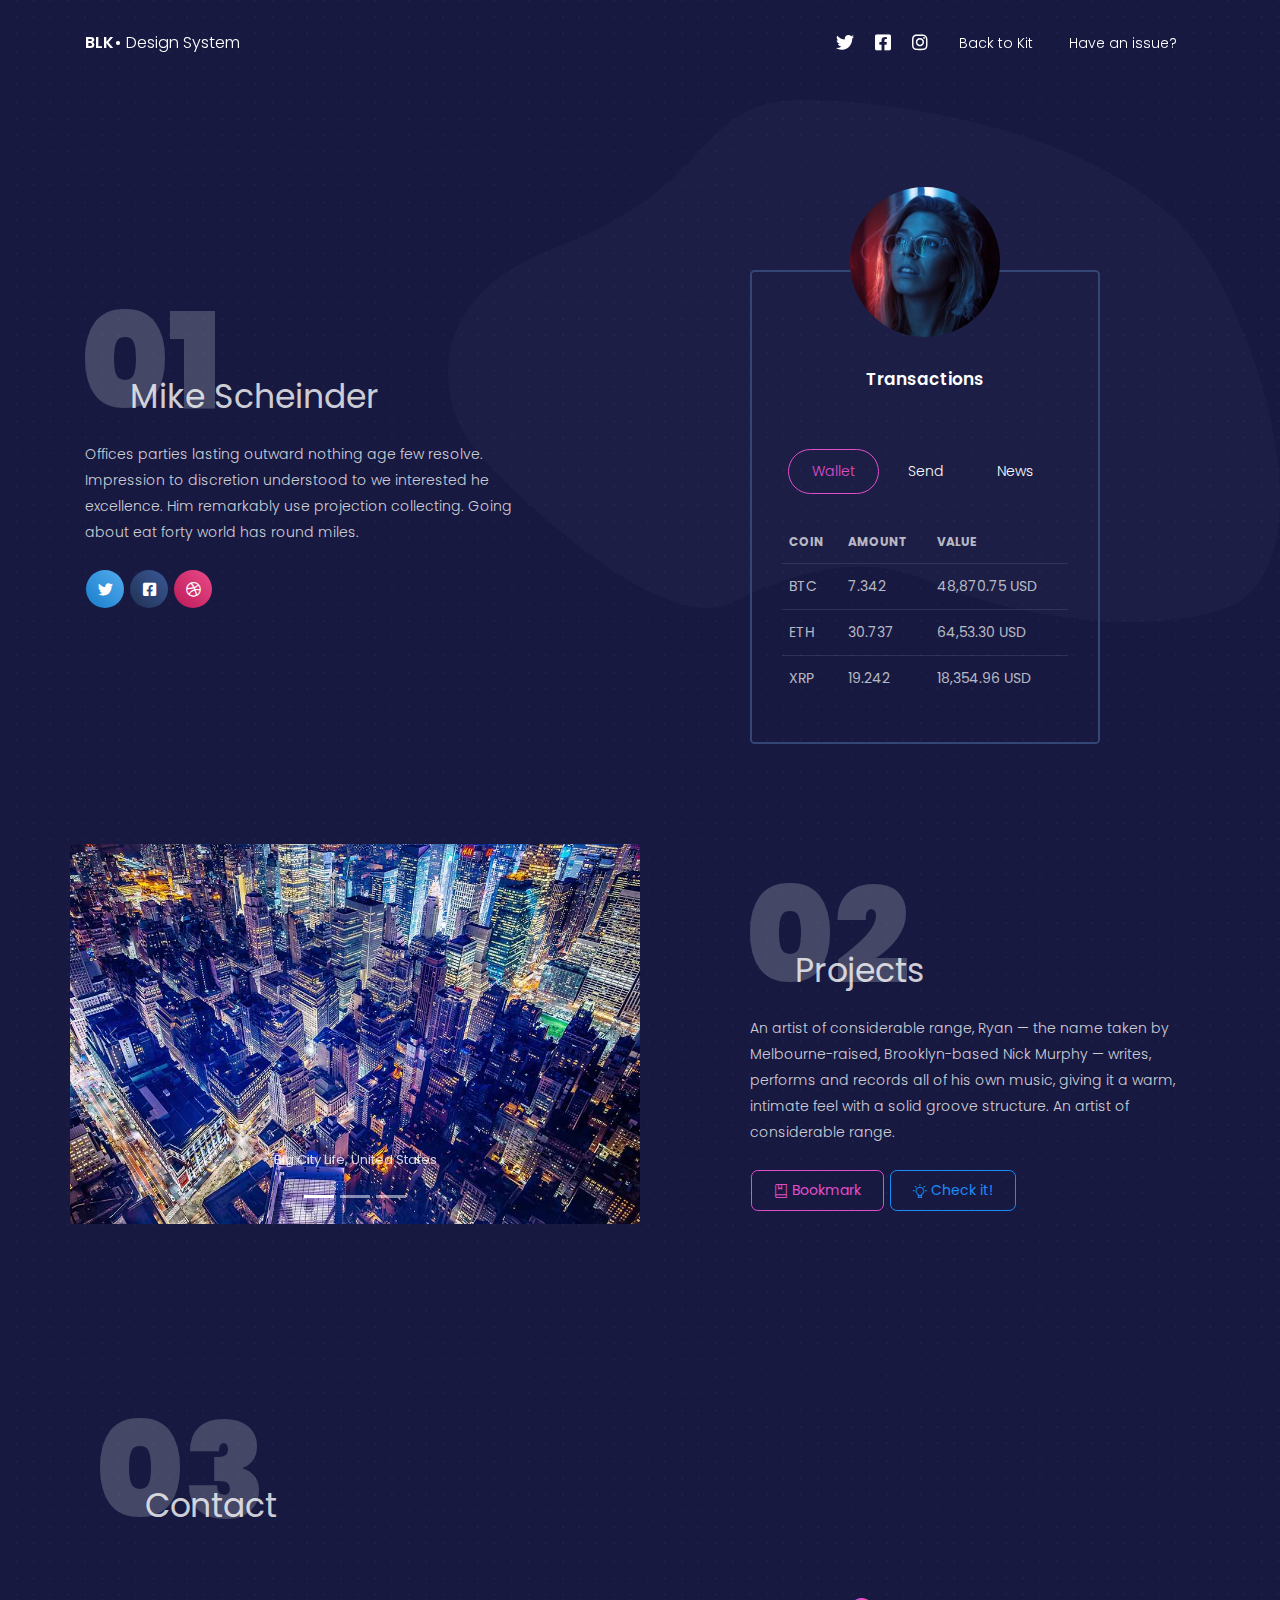
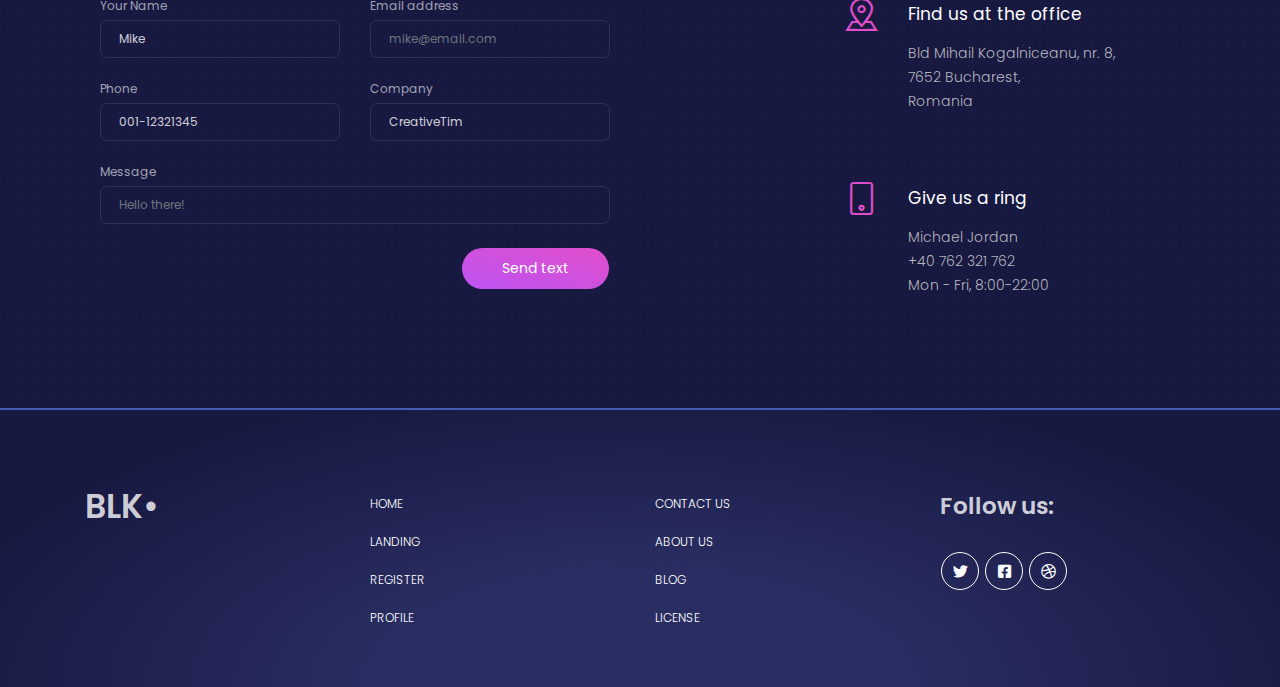
<file: examples/profile-page.html>
<!--
=========================================================
* BLK Design System- v1.0.0
=========================================================

* Product Page: https://www.creative-tim.com/product/blk-design-system
* Copyright 2019 Creative Tim (https://www.creative-tim.com)
* Licensed under MIT

* Coded by Creative Tim

=========================================================

* The above copyright notice and this permission notice shall be included in all copies or substantial portions of the Software.
 -->
<!DOCTYPE html>
<html lang="en">

<head>
  <meta charset="utf-8" />
  <meta name="viewport" content="width=device-width, initial-scale=1, shrink-to-fit=no">
  <link rel="apple-touch-icon" sizes="76x76" href="../assets/img/apple-icon.png">
  <link rel="icon" type="image/png" href="../assets/img/favicon.png">
  <title>
    Blk• Design System by Creative Tim
  </title>
  <!--     Fonts and icons     -->
  <link href="https://fonts.googleapis.com/css?family=Poppins:200,300,400,600,700,800" rel="stylesheet" />
  <link href="https://use.fontawesome.com/releases/v5.0.6/css/all.css" rel="stylesheet">
  <!-- Nucleo Icons -->
  <link href="../assets/css/nucleo-icons.css" rel="stylesheet" />
  <!-- CSS Files -->
  <link href="../assets/css/blk-design-system.css?v=1.0.0" rel="stylesheet" />
  <!-- CSS Just for demo purpose, don't include it in your project -->
  <link href="../assets/demo/demo.css" rel="stylesheet" />
</head>

<body class="profile-page">
  <!-- Navbar -->
  <nav class="navbar navbar-expand-lg fixed-top navbar-transparent " color-on-scroll="100">
    <div class="container">
      <div class="navbar-translate">
        <a class="navbar-brand" href="https://demos.creative-tim.com/blk-design-system/index.html" rel="tooltip" title="Designed and Coded by Creative Tim" data-placement="bottom" target="_blank">
          <span>BLK•</span> Design System
        </a>
        <button class="navbar-toggler navbar-toggler" type="button" data-toggle="collapse" data-target="#navigation" aria-controls="navigation-index" aria-expanded="false" aria-label="Toggle navigation">
          <span class="navbar-toggler-bar bar1"></span>
          <span class="navbar-toggler-bar bar2"></span>
          <span class="navbar-toggler-bar bar3"></span>
        </button>
      </div>
      <div class="collapse navbar-collapse justify-content-end" id="navigation">
        <div class="navbar-collapse-header">
          <div class="row">
            <div class="col-6 collapse-brand">
              <a>
                BLK•
              </a>
            </div>
            <div class="col-6 collapse-close text-right">
              <button type="button" class="navbar-toggler" data-toggle="collapse" data-target="#navigation" aria-controls="navigation-index" aria-expanded="false" aria-label="Toggle navigation">
                <i class="tim-icons icon-simple-remove"></i>
              </button>
            </div>
          </div>
        </div>
        <ul class="navbar-nav">
          <li class="nav-item p-0">
            <a class="nav-link" rel="tooltip" title="Follow us on Twitter" data-placement="bottom" href="https://twitter.com/CreativeTim" target="_blank">
              <i class="fab fa-twitter"></i>
              <p class="d-lg-none d-xl-none">Twitter</p>
            </a>
          </li>
          <li class="nav-item p-0">
            <a class="nav-link" rel="tooltip" title="Like us on Facebook" data-placement="bottom" href="https://www.facebook.com/CreativeTim" target="_blank">
              <i class="fab fa-facebook-square"></i>
              <p class="d-lg-none d-xl-none">Facebook</p>
            </a>
          </li>
          <li class="nav-item p-0">
            <a class="nav-link" rel="tooltip" title="Follow us on Instagram" data-placement="bottom" href="https://www.instagram.com/CreativeTimOfficial" target="_blank">
              <i class="fab fa-instagram"></i>
              <p class="d-lg-none d-xl-none">Instagram</p>
            </a>
          </li>
          <li class="nav-item">
            <a class="nav-link" href="../index.html">Back to Kit</a>
          </li>
          <li class="nav-item">
            <a class="nav-link" href="https://github.com/creativetimofficial/blk-design-system/issues">Have an issue?</a>
          </li>
        </ul>
      </div>
    </div>
  </nav>
  <!-- End Navbar -->
  <div class="wrapper">
    <div class="page-header">
      <img src="../assets/img/dots.png" class="dots">
      <img src="../assets/img/path4.png" class="path">
      <div class="container align-items-center">
        <div class="row">
          <div class="col-lg-6 col-md-6">
            <h1 class="profile-title text-left">Mike Scheinder</h1>
            <h5 class="text-on-back">01</h5>
            <p class="profile-description">Offices parties lasting outward nothing age few resolve. Impression to discretion understood to we interested he excellence. Him remarkably use projection collecting. Going about eat forty world has round miles.</p>
            <div class="btn-wrapper profile pt-3">
              <a target="_blank" href="https://twitter.com/creativetim" class="btn btn-icon btn-twitter btn-round" data-toggle="tooltip" data-original-title="Follow us">
                <i class="fab fa-twitter"></i>
              </a>
              <a target="_blank" href="https://www.facebook.com/creativetim" class="btn btn-icon btn-facebook btn-round" data-toggle="tooltip" data-original-title="Like us">
                <i class="fab fa-facebook-square"></i>
              </a>
              <a target="_blank" href="https://dribbble.com/creativetim" class="btn btn-icon btn-dribbble  btn-round" data-toggle="tooltip" data-original-title="Follow us">
                <i class="fab fa-dribbble"></i>
              </a>
            </div>
          </div>
          <div class="col-lg-4 col-md-6 ml-auto mr-auto">
            <div class="card card-coin card-plain">
              <div class="card-header">
                <img src="../assets/img/mike.jpg" class="img-center img-fluid rounded-circle">
                <h4 class="title">Transactions</h4>
              </div>
              <div class="card-body">
                <ul class="nav nav-tabs nav-tabs-primary justify-content-center">
                  <li class="nav-item">
                    <a class="nav-link active" data-toggle="tab" href="#linka">
                      Wallet
                    </a>
                  </li>
                  <li class="nav-item">
                    <a class="nav-link" data-toggle="tab" href="#linkb">
                      Send
                    </a>
                  </li>
                  <li class="nav-item">
                    <a class="nav-link" data-toggle="tab" href="#linkc">
                      News
                    </a>
                  </li>
                </ul>
                <div class="tab-content tab-subcategories">
                  <div class="tab-pane active" id="linka">
                    <div class="table-responsive">
                      <table class="table tablesorter " id="plain-table">
                        <thead class=" text-primary">
                          <tr>
                            <th class="header">
                              COIN
                            </th>
                            <th class="header">
                              AMOUNT
                            </th>
                            <th class="header">
                              VALUE
                            </th>
                          </tr>
                        </thead>
                        <tbody>
                          <tr>
                            <td>
                              BTC
                            </td>
                            <td>
                              7.342
                            </td>
                            <td>
                              48,870.75 USD
                            </td>
                          </tr>
                          <tr>
                            <td>
                              ETH
                            </td>
                            <td>
                              30.737
                            </td>
                            <td>
                              64,53.30 USD
                            </td>
                          </tr>
                          <tr>
                            <td>
                              XRP
                            </td>
                            <td>
                              19.242
                            </td>
                            <td>
                              18,354.96 USD
                            </td>
                          </tr>
                        </tbody>
                      </table>
                    </div>
                  </div>
                  <div class="tab-pane" id="linkb">
                    <div class="row">
                      <label class="col-sm-3 col-form-label">Pay to</label>
                      <div class="col-sm-9">
                        <div class="form-group">
                          <input type="text" class="form-control" placeholder="e.g. 1Nasd92348hU984353hfid">
                          <span class="form-text">Please enter a valid address.</span>
                        </div>
                      </div>
                    </div>
                    <div class="row">
                      <label class="col-sm-3 col-form-label">Amount</label>
                      <div class="col-sm-9">
                        <div class="form-group">
                          <input type="text" class="form-control" placeholder="1.587">
                        </div>
                      </div>
                    </div>
                    <button type="submit" class="btn btn-simple btn-primary btn-icon btn-round float-right"><i class="tim-icons icon-send"></i></button>
                  </div>
                  <div class="tab-pane" id="linkc">
                    <div class="table-responsive">
                      <table class="table tablesorter " id="plain-table">
                        <thead class=" text-primary">
                          <tr>
                            <th class="header">
                              Latest Crypto News
                            </th>
                          </tr>
                        </thead>
                        <tbody>
                          <tr>
                            <td>
                              The Daily: Nexo to Pay on Stable...
                            </td>
                          </tr>
                          <tr>
                            <td>
                              Venezuela Begins Public of Nation...
                            </td>
                          </tr>
                          <tr>
                            <td>
                              PR: BitCanna – Dutch Blockchain...
                            </td>
                          </tr>
                        </tbody>
                      </table>
                    </div>
                  </div>
                </div>
              </div>
            </div>
          </div>
        </div>
      </div>
    </div>
    <div class="section">
      <div class="container">
        <div class="row justify-content-between">
          <div class="col-md-6">
            <div class="row justify-content-between align-items-center">
              <div id="carouselExampleIndicators" class="carousel slide" data-ride="carousel">
                <ol class="carousel-indicators">
                  <li data-target="#carouselExampleIndicators" data-slide-to="0" class="active"></li>
                  <li data-target="#carouselExampleIndicators" data-slide-to="1"></li>
                  <li data-target="#carouselExampleIndicators" data-slide-to="2"></li>
                </ol>
                <div class="carousel-inner" role="listbox">
                  <div class="carousel-item active">
                    <img class="d-block" src="../assets/img/denys.jpg" alt="First slide">
                    <div class="carousel-caption d-none d-md-block">
                      <h5>Big City Life, United States</h5>
                    </div>
                  </div>
                  <div class="carousel-item">
                    <img class="d-block" src="../assets/img/fabien-bazanegue.jpg" alt="Second slide">
                    <div class="carousel-caption d-none d-md-block">
                      <h5>Somewhere Beyond, United States</h5>
                    </div>
                  </div>
                  <div class="carousel-item">
                    <img class="d-block" src="../assets/img/mark-finn.jpg" alt="Third slide">
                    <div class="carousel-caption d-none d-md-block">
                      <h5>Stocks, United States</h5>
                    </div>
                  </div>
                </div>
                <a class="carousel-control-prev" href="#carouselExampleIndicators" role="button" data-slide="prev">
                  <i class="tim-icons icon-minimal-left"></i>
                </a>
                <a class="carousel-control-next" href="#carouselExampleIndicators" role="button" data-slide="next">
                  <i class="tim-icons icon-minimal-right"></i>
                </a>
              </div>
            </div>
          </div>
          <div class="col-md-5">
            <h1 class="profile-title text-left">Projects</h1>
            <h5 class="text-on-back">02</h5>
            <p class="profile-description text-left">An artist of considerable range, Ryan — the name taken by Melbourne-raised, Brooklyn-based Nick Murphy — writes, performs and records all of his own music, giving it a warm, intimate feel with a solid groove structure. An artist of considerable range.</p>
            <div class="btn-wrapper pt-3">
              <button href="javascript:void(0)" class="btn btn-simple btn-primary">
                <i class="tim-icons icon-book-bookmark"></i> Bookmark
              </button>
              <button href="javascript:void(0)" class="btn btn-simple btn-info">
                <i class="tim-icons icon-bulb-63"></i> Check it!
              </button>
            </div>
          </div>
        </div>
      </div>
    </div>
    <section class="section">
      <div class="container">
        <div class="row">
          <div class="col-md-6">
            <div class="card card-plain">
              <div class="card-header">
                <h1 class="profile-title text-left">Contact</h1>
                <h5 class="text-on-back">03</h5>
              </div>
              <div class="card-body">
                <form>
                  <div class="row">
                    <div class="col-md-6">
                      <div class="form-group">
                        <label>Your Name</label>
                        <input type="text" class="form-control" value="Mike">
                      </div>
                    </div>
                    <div class="col-md-6">
                      <div class="form-group">
                        <label>Email address</label>
                        <input type="email" class="form-control" placeholder="mike@email.com">
                      </div>
                    </div>
                  </div>
                  <div class="row">
                    <div class="col-md-6">
                      <div class="form-group">
                        <label>Phone</label>
                        <input type="text" class="form-control" value="001-12321345">
                      </div>
                    </div>
                    <div class="col-md-6">
                      <div class="form-group">
                        <label>Company</label>
                        <input type="text" class="form-control" value="CreativeTim">
                      </div>
                    </div>
                  </div>
                  <div class="row">
                    <div class="col-md-12">
                      <div class="form-group">
                        <label>Message</label>
                        <input type="text" class="form-control" placeholder="Hello there!">
                      </div>
                    </div>
                  </div>
                  <button type="submit" class="btn btn-primary btn-round float-right" rel="tooltip" data-original-title="Can't wait for your message" data-placement="right">Send text</button>
                </form>
              </div>
            </div>
          </div>
          <div class="col-md-4 ml-auto">
            <div class="info info-horizontal">
              <div class="icon icon-primary">
                <i class="tim-icons icon-square-pin"></i>
              </div>
              <div class="description">
                <h4 class="info-title">Find us at the office</h4>
                <p> Bld Mihail Kogalniceanu, nr. 8,
                  <br> 7652 Bucharest,
                  <br> Romania
                </p>
              </div>
            </div>
            <div class="info info-horizontal">
              <div class="icon icon-primary">
                <i class="tim-icons icon-mobile"></i>
              </div>
              <div class="description">
                <h4 class="info-title">Give us a ring</h4>
                <p> Michael Jordan
                  <br> +40 762 321 762
                  <br> Mon - Fri, 8:00-22:00
                </p>
              </div>
            </div>
          </div>
        </div>
      </div>
    </section>
    <footer class="footer">
      <div class="container">
        <div class="row">
          <div class="col-md-3">
            <h1 class="title">BLK•</h1>
          </div>
          <div class="col-md-3">
            <ul class="nav">
              <li class="nav-item">
                <a href="../index.html" class="nav-link">
                  Home
                </a>
              </li>
              <li class="nav-item">
                <a href="../examples/landing-page.html" class="nav-link">
                  Landing
                </a>
              </li>
              <li class="nav-item">
                <a href="../examples/register-page.html" class="nav-link">
                  Register
                </a>
              </li>
              <li class="nav-item">
                <a href="../examples/profile-page.html" class="nav-link">
                  Profile
                </a>
              </li>
            </ul>
          </div>
          <div class="col-md-3">
            <ul class="nav">
              <li class="nav-item">
                <a href="https://creative-tim.com/contact-us" class="nav-link">
                  Contact Us
                </a>
              </li>
              <li class="nav-item">
                <a href="https://creative-tim.com/about-us" class="nav-link">
                  About Us
                </a>
              </li>
              <li class="nav-item">
                <a href="https://creative-tim.com/blog" class="nav-link">
                  Blog
                </a>
              </li>
              <li class="nav-item">
                <a href="https://opensource.org/licenses/MIT" class="nav-link">
                  License
                </a>
              </li>
            </ul>
          </div>
          <div class="col-md-3">
            <h3 class="title">Follow us:</h3>
            <div class="btn-wrapper profile">
              <a target="_blank" href="https://twitter.com/creativetim" class="btn btn-icon btn-neutral btn-round btn-simple" data-toggle="tooltip" data-original-title="Follow us">
                <i class="fab fa-twitter"></i>
              </a>
              <a target="_blank" href="https://www.facebook.com/creativetim" class="btn btn-icon btn-neutral btn-round btn-simple" data-toggle="tooltip" data-original-title="Like us">
                <i class="fab fa-facebook-square"></i>
              </a>
              <a target="_blank" href="https://dribbble.com/creativetim" class="btn btn-icon btn-neutral  btn-round btn-simple" data-toggle="tooltip" data-original-title="Follow us">
                <i class="fab fa-dribbble"></i>
              </a>
            </div>
          </div>
        </div>
      </div>
    </footer>
  </div>
  <!--   Core JS Files   -->
  <script src="../assets/js/core/jquery.min.js" type="text/javascript"></script>
  <script src="../assets/js/core/popper.min.js" type="text/javascript"></script>
  <script src="../assets/js/core/bootstrap.min.js" type="text/javascript"></script>
  <script src="../assets/js/plugins/perfect-scrollbar.jquery.min.js"></script>
  <!--  Plugin for Switches, full documentation here: http://www.jque.re/plugins/version3/bootstrap.switch/ -->
  <script src="../assets/js/plugins/bootstrap-switch.js"></script>
  <!--  Plugin for the Sliders, full documentation here: http://refreshless.com/nouislider/ -->
  <script src="../assets/js/plugins/nouislider.min.js" type="text/javascript"></script>
  <!-- Chart JS -->
  <script src="../assets/js/plugins/chartjs.min.js"></script>
  <!--  Plugin for the DatePicker, full documentation here: https://github.com/uxsolutions/bootstrap-datepicker -->
  <script src="../assets/js/plugins/moment.min.js"></script>
  <script src="../assets/js/plugins/bootstrap-datetimepicker.js" type="text/javascript"></script>
  <!-- Black Dashboard DEMO methods, don't include it in your project! -->
  <script src="../assets/demo/demo.js"></script>
  <!-- Control Center for Black UI Kit: parallax effects, scripts for the example pages etc -->
  <script src="../assets/js/blk-design-system.min.js?v=1.0.0" type="text/javascript"></script>
</body>

</html>
</file>
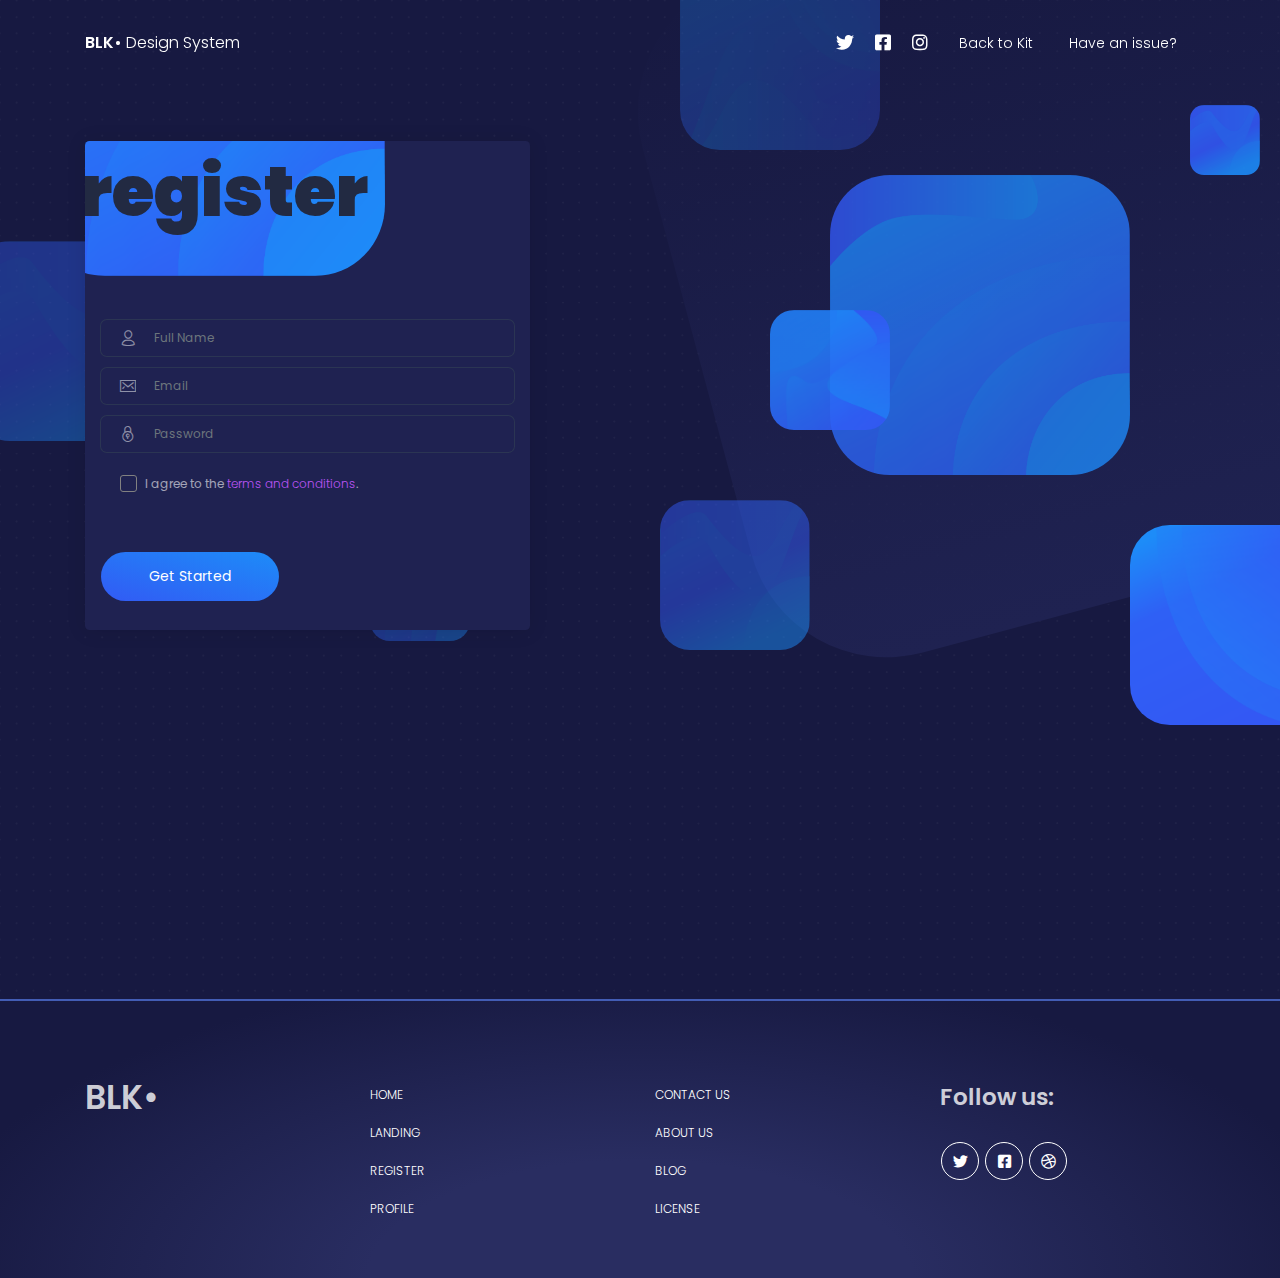
<file: examples/register-page.html>
<!--
=========================================================
* BLK Design System- v1.0.0
=========================================================

* Product Page: https://www.creative-tim.com/product/blk-design-system
* Copyright 2019 Creative Tim (https://www.creative-tim.com)
* Licensed under MIT

* Coded by Creative Tim

=========================================================

* The above copyright notice and this permission notice shall be included in all copies or substantial portions of the Software.
 -->
<!DOCTYPE html>
<html lang="en">

<head>
  <meta charset="utf-8" />
  <meta name="viewport" content="width=device-width, initial-scale=1, shrink-to-fit=no">
  <link rel="apple-touch-icon" sizes="76x76" href="../assets/img/apple-icon.png">
  <link rel="icon" type="image/png" href="../assets/img/favicon.png">
  <title>
    Blk• Design System by Creative Tim
  </title>
  <!--     Fonts and icons     -->
  <link href="https://fonts.googleapis.com/css?family=Poppins:200,300,400,600,700,800" rel="stylesheet" />
  <link href="https://use.fontawesome.com/releases/v5.0.6/css/all.css" rel="stylesheet">
  <!-- Nucleo Icons -->
  <link href="../assets/css/nucleo-icons.css" rel="stylesheet" />
  <!-- CSS Files -->
  <link href="../assets/css/blk-design-system.css?v=1.0.0" rel="stylesheet" />
  <!-- CSS Just for demo purpose, don't include it in your project -->
  <link href="../assets/demo/demo.css" rel="stylesheet" />
</head>

<body class="register-page">
  <!-- Navbar -->
  <nav class="navbar navbar-expand-lg fixed-top navbar-transparent " color-on-scroll="100">
    <div class="container">
      <div class="navbar-translate">
        <a class="navbar-brand" href="https://demos.creative-tim.com/blk-design-system/index.html" rel="tooltip" title="Designed and Coded by Creative Tim" data-placement="bottom" target="_blank">
          <span>BLK•</span> Design System
        </a>
        <button class="navbar-toggler navbar-toggler" type="button" data-toggle="collapse" data-target="#navigation" aria-controls="navigation-index" aria-expanded="false" aria-label="Toggle navigation">
          <span class="navbar-toggler-bar bar1"></span>
          <span class="navbar-toggler-bar bar2"></span>
          <span class="navbar-toggler-bar bar3"></span>
        </button>
      </div>
      <div class="collapse navbar-collapse justify-content-end" id="navigation">
        <div class="navbar-collapse-header">
          <div class="row">
            <div class="col-6 collapse-brand">
              <a>
                BLK•
              </a>
            </div>
            <div class="col-6 collapse-close text-right">
              <button type="button" class="navbar-toggler" data-toggle="collapse" data-target="#navigation" aria-controls="navigation-index" aria-expanded="false" aria-label="Toggle navigation">
                <i class="tim-icons icon-simple-remove"></i>
              </button>
            </div>
          </div>
        </div>
        <ul class="navbar-nav">
          <li class="nav-item p-0">
            <a class="nav-link" rel="tooltip" title="Follow us on Twitter" data-placement="bottom" href="https://twitter.com/CreativeTim" target="_blank">
              <i class="fab fa-twitter"></i>
              <p class="d-lg-none d-xl-none">Twitter</p>
            </a>
          </li>
          <li class="nav-item p-0">
            <a class="nav-link" rel="tooltip" title="Like us on Facebook" data-placement="bottom" href="https://www.facebook.com/CreativeTim" target="_blank">
              <i class="fab fa-facebook-square"></i>
              <p class="d-lg-none d-xl-none">Facebook</p>
            </a>
          </li>
          <li class="nav-item p-0">
            <a class="nav-link" rel="tooltip" title="Follow us on Instagram" data-placement="bottom" href="https://www.instagram.com/CreativeTimOfficial" target="_blank">
              <i class="fab fa-instagram"></i>
              <p class="d-lg-none d-xl-none">Instagram</p>
            </a>
          </li>
          <li class="nav-item">
            <a class="nav-link" href="../index.html">Back to Kit</a>
          </li>
          <li class="nav-item">
            <a class="nav-link" href="https://github.com/creativetimofficial/blk-design-system/issues">Have an issue?</a>
          </li>
        </ul>
      </div>
    </div>
  </nav>
  <!-- End Navbar -->
  <div class="wrapper">
    <div class="page-header">
      <div class="page-header-image"></div>
      <div class="content">
        <div class="container">
          <div class="row">
            <div class="col-lg-5 col-md-6 offset-lg-0 offset-md-3">
              <div id="square7" class="square square-7"></div>
              <div id="square8" class="square square-8"></div>
              <div class="card card-register">
                <div class="card-header">
                  <img class="card-img" src="../assets/img/square1.png" alt="Card image">
                  <h4 class="card-title">Register</h4>
                </div>
                <div class="card-body">
                  <form class="form">
                    <div class="input-group">
                      <div class="input-group-prepend">
                        <div class="input-group-text">
                          <i class="tim-icons icon-single-02"></i>
                        </div>
                      </div>
                      <input type="text" class="form-control" placeholder="Full Name">
                    </div>
                    <div class="input-group">
                      <div class="input-group-prepend">
                        <div class="input-group-text">
                          <i class="tim-icons icon-email-85"></i>
                        </div>
                      </div>
                      <input type="text" placeholder="Email" class="form-control">
                    </div>
                    <div class="input-group">
                      <div class="input-group-prepend">
                        <div class="input-group-text">
                          <i class="tim-icons icon-lock-circle"></i>
                        </div>
                      </div>
                      <input type="text" class="form-control" placeholder="Password">
                    </div>
                    <div class="form-check text-left">
                      <label class="form-check-label">
                        <input class="form-check-input" type="checkbox">
                        <span class="form-check-sign"></span>
                        I agree to the
                        <a href="javascript:void(0)">terms and conditions</a>.
                      </label>
                    </div>
                  </form>
                </div>
                <div class="card-footer">
                  <a href="javascript:void(0)" class="btn btn-info btn-round btn-lg">Get Started</a>
                </div>
              </div>
            </div>
          </div>
          <div class="register-bg"></div>
          <div id="square1" class="square square-1"></div>
          <div id="square2" class="square square-2"></div>
          <div id="square3" class="square square-3"></div>
          <div id="square4" class="square square-4"></div>
          <div id="square5" class="square square-5"></div>
          <div id="square6" class="square square-6"></div>
        </div>
      </div>
    </div>
    <footer class="footer">
      <div class="container">
        <div class="row">
          <div class="col-md-3">
            <h1 class="title">BLK•</h1>
          </div>
          <div class="col-md-3">
            <ul class="nav">
              <li class="nav-item">
                <a href="../index.html" class="nav-link">
                  Home
                </a>
              </li>
              <li class="nav-item">
                <a href="../examples/landing-page.html" class="nav-link">
                  Landing
                </a>
              </li>
              <li class="nav-item">
                <a href="../examples/register-page.html" class="nav-link">
                  Register
                </a>
              </li>
              <li class="nav-item">
                <a href="../examples/profile-page.html" class="nav-link">
                  Profile
                </a>
              </li>
            </ul>
          </div>
          <div class="col-md-3">
            <ul class="nav">
              <li class="nav-item">
                <a href="https://creative-tim.com/contact-us" class="nav-link">
                  Contact Us
                </a>
              </li>
              <li class="nav-item">
                <a href="https://creative-tim.com/about-us" class="nav-link">
                  About Us
                </a>
              </li>
              <li class="nav-item">
                <a href="https://creative-tim.com/blog" class="nav-link">
                  Blog
                </a>
              </li>
              <li class="nav-item">
                <a href="https://opensource.org/licenses/MIT" class="nav-link">
                  License
                </a>
              </li>
            </ul>
          </div>
          <div class="col-md-3">
            <h3 class="title">Follow us:</h3>
            <div class="btn-wrapper profile">
              <a target="_blank" href="https://twitter.com/creativetim" class="btn btn-icon btn-neutral btn-round btn-simple" data-toggle="tooltip" data-original-title="Follow us">
                <i class="fab fa-twitter"></i>
              </a>
              <a target="_blank" href="https://www.facebook.com/creativetim" class="btn btn-icon btn-neutral btn-round btn-simple" data-toggle="tooltip" data-original-title="Like us">
                <i class="fab fa-facebook-square"></i>
              </a>
              <a target="_blank" href="https://dribbble.com/creativetim" class="btn btn-icon btn-neutral  btn-round btn-simple" data-toggle="tooltip" data-original-title="Follow us">
                <i class="fab fa-dribbble"></i>
              </a>
            </div>
          </div>
        </div>
      </div>
    </footer>
  </div>
  <!--   Core JS Files   -->
  <script src="../assets/js/core/jquery.min.js" type="text/javascript"></script>
  <script src="../assets/js/core/popper.min.js" type="text/javascript"></script>
  <script src="../assets/js/core/bootstrap.min.js" type="text/javascript"></script>
  <script src="../assets/js/plugins/perfect-scrollbar.jquery.min.js"></script>
  <!--  Plugin for Switches, full documentation here: http://www.jque.re/plugins/version3/bootstrap.switch/ -->
  <script src="../assets/js/plugins/bootstrap-switch.js"></script>
  <!--  Plugin for the Sliders, full documentation here: http://refreshless.com/nouislider/ -->
  <script src="../assets/js/plugins/nouislider.min.js" type="text/javascript"></script>
  <!-- Chart JS -->
  <script src="../assets/js/plugins/chartjs.min.js"></script>
  <!--  Plugin for the DatePicker, full documentation here: https://github.com/uxsolutions/bootstrap-datepicker -->
  <script src="../assets/js/plugins/moment.min.js"></script>
  <script src="../assets/js/plugins/bootstrap-datetimepicker.js" type="text/javascript"></script>
  <!-- Black Dashboard DEMO methods, don't include it in your project! -->
  <script src="../assets/demo/demo.js"></script>
  <!-- Control Center for Black UI Kit: parallax effects, scripts for the example pages etc -->
  <script src="../assets/js/blk-design-system.min.js?v=1.0.0" type="text/javascript"></script>
</body>

</html>
</file>
<file: assets/css/nucleo-icons.css>
/* --------------------------------

Nucleo Outline Web Font - nucleoapp.com/
License - nucleoapp.com/license/
Created using IcoMoon - icomoon.io

-------------------------------- */

@font-face {
  font-family: 'Nucleo';
  src: url('../fonts/nucleo.eot');
  src: url('../fonts/nucleo.eot') format('embedded-opentype'), url('../fonts/nucleo.woff2') format('woff2'), url('../fonts/nucleo.woff') format('woff'), url('../fonts/nucleo.ttf') format('truetype'), url('../fonts/nucleo.svg') format('svg');
  font-weight: normal;
  font-style: normal;
}

/*------------------------
	base class definition
-------------------------*/

.tim-icons {
  display: inline-block;
  font: normal normal normal 1em/1 'Nucleo';
  vertical-align: middle;
  speak: none;
  text-transform: none;
  /* Better Font Rendering */
  -webkit-font-smoothing: antialiased;
  -moz-osx-font-smoothing: grayscale;
}

.font-icon-detail {
  text-align: center;
  padding: 45px 0 30px;
  border: 1px solid #e44cc4;
  border-radius: .1875rem;
  margin: 15px 0;
  min-height: 168px;
}

.font-icon-detail i {
  color: #FFFFFF;
  font-size: 1.5em;
}

.font-icon-detail p {
  color: #e44cc4 !important;
  margin-top: 30px;
  padding: 0 10px;
  font-size: .7142em;
}

/*------------------------
  change icon size
-------------------------*/

.tim-icons-sm {
  font-size: 0.8em;
}

.tim-icons-lg {
  font-size: 1.2em;
}

/* absolute units */

.tim-icons-16 {
  font-size: 16px;
}

.tim-icons-32 {
  font-size: 32px;
}

/*----------------------------------
  add a square/circle background
-----------------------------------*/

.tim-icons-bg-square,
.tim-icons-bg-circle {
  padding: 0.35em;
}

.tim-icons-bg-circle {
  border-radius: 50%;
}

/*------------------------
  list icons
-------------------------*/

/*------------------------
  spinning icons
-------------------------*/

.tim-icons-is-spinning {
  -webkit-animation: tim-icons-spin 2s infinite linear;
  -moz-animation: tim-icons-spin 2s infinite linear;
  animation: tim-icons-spin 2s infinite linear;
}

@-webkit-keyframes tim-icons-spin {
  0% {
    -webkit-transform: rotate(0deg);
  }
  100% {
    -webkit-transform: rotate(360deg);
  }
}

@-moz-keyframes tim-icons-spin {
  0% {
    -moz-transform: rotate(0deg);
  }
  100% {
    -moz-transform: rotate(360deg);
  }
}

@keyframes tim-icons-spin {
  0% {
    -webkit-transform: rotate(0deg);
    -moz-transform: rotate(0deg);
    -ms-transform: rotate(0deg);
    -o-transform: rotate(0deg);
    transform: rotate(0deg);
  }
  100% {
    -webkit-transform: rotate(360deg);
    -moz-transform: rotate(360deg);
    -ms-transform: rotate(360deg);
    -o-transform: rotate(360deg);
    transform: rotate(360deg);
  }
}

/*------------------------
  rotated/flipped icons
-------------------------*/

/*------------------------
	icons
-------------------------*/

.icon-alert-circle-exc::before {
  content: "\ea02";
}

.icon-align-center::before {
  content: "\ea03";
}

.icon-align-left-2::before {
  content: "\ea04";
}

.icon-app::before {
  content: "\ea05";
}

.icon-atom::before {
  content: "\ea06";
}

.icon-attach-87::before {
  content: "\ea07";
}

.icon-badge::before {
  content: "\ea08";
}

.icon-bag-16::before {
  content: "\ea09";
}

.icon-bank::before {
  content: "\ea0a";
}

.icon-basket-simple::before {
  content: "\ea0b";
}

.icon-bell-55::before {
  content: "\ea0c";
}

.icon-bold::before {
  content: "\ea0d";
}

.icon-book-bookmark::before {
  content: "\ea0e";
}

.icon-bulb-63::before {
  content: "\ea0f";
}

.icon-bullet-list-67::before {
  content: "\ea10";
}

.icon-bus-front-12::before {
  content: "\ea11";
}

.icon-button-pause::before {
  content: "\ea12";
}

.icon-button-power::before {
  content: "\ea13";
}

.icon-calendar-60::before {
  content: "\ea14";
}

.icon-camera-18::before {
  content: "\ea15";
}

.icon-caps-small::before {
  content: "\ea16";
}

.icon-cart::before {
  content: "\ea17";
}

.icon-chart-bar-32::before {
  content: "\ea18";
}

.icon-chart-pie-36::before {
  content: "\ea19";
}

.icon-chat-33::before {
  content: "\ea1a";
}

.icon-check-2::before {
  content: "\ea1b";
}

.icon-cloud-download-93::before {
  content: "\ea1c";
}

.icon-cloud-upload-94::before {
  content: "\ea1d";
}

.icon-coins::before {
  content: "\ea1e";
}

.icon-compass-05::before {
  content: "\ea1f";
}

.icon-controller::before {
  content: "\ea20";
}

.icon-credit-card::before {
  content: "\ea21";
}

.icon-delivery-fast::before {
  content: "\ea22";
}

.icon-double-left::before {
  content: "\ea23";
}

.icon-double-right::before {
  content: "\ea24";
}

.icon-email-85::before {
  content: "\ea25";
}

.icon-gift-2::before {
  content: "\ea26";
}

.icon-globe-2::before {
  content: "\ea27";
}

.icon-headphones::before {
  content: "\ea28";
}

.icon-heart-2::before {
  content: "\ea29";
}

.icon-html5::before {
  content: "\ea2a";
}

.icon-image-02::before {
  content: "\ea2b";
}

.icon-istanbul::before {
  content: "\ea2c";
}

.icon-key-25::before {
  content: "\ea2d";
}

.icon-laptop::before {
  content: "\ea2e";
}

.icon-light-3::before {
  content: "\ea2f";
}

.icon-link-72::before {
  content: "\ea30";
}

.icon-lock-circle::before {
  content: "\ea31";
}

.icon-map-big::before {
  content: "\ea32";
}

.icon-minimal-down::before {
  content: "\ea33";
}

.icon-minimal-left::before {
  content: "\ea34";
}

.icon-minimal-right::before {
  content: "\ea35";
}

.icon-minimal-up::before {
  content: "\ea36";
}

.icon-mobile::before {
  content: "\ea37";
}

.icon-molecule-40::before {
  content: "\ea38";
}

.icon-money-coins::before {
  content: "\ea39";
}

.icon-notes::before {
  content: "\ea3a";
}

.icon-palette::before {
  content: "\ea3b";
}

.icon-paper::before {
  content: "\ea3c";
}

.icon-pencil::before {
  content: "\ea3d";
}

.icon-pin::before {
  content: "\ea3e";
}

.icon-planet::before {
  content: "\ea3f";
}

.icon-puzzle-10::before {
  content: "\ea40";
}

.icon-satisfied::before {
  content: "\ea41";
}

.icon-scissors::before {
  content: "\ea42";
}

.icon-send::before {
  content: "\ea43";
}

.icon-settings-gear-63::before {
  content: "\ea44";
}

.icon-settings::before {
  content: "\ea45";
}

.icon-simple-add::before {
  content: "\ea46";
}

.icon-simple-delete::before {
  content: "\ea47";
}

.icon-simple-remove::before {
  content: "\ea48";
}

.icon-single-02::before {
  content: "\ea49";
}

.icon-single-copy-04::before {
  content: "\ea4a";
}

.icon-sound-wave::before {
  content: "\ea4b";
}

.icon-spaceship::before {
  content: "\ea4c";
}

.icon-square-pin::before {
  content: "\ea4d";
}

.icon-support-17::before {
  content: "\ea4e";
}

.icon-tablet-2::before {
  content: "\ea4f";
}

.icon-tag::before {
  content: "\ea50";
}

.icon-tap-02::before {
  content: "\ea51";
}

.icon-tie-bow::before {
  content: "\ea52";
}

.icon-time-alarm::before {
  content: "\ea53";
}

.icon-trash-simple::before {
  content: "\ea54";
}

.icon-triangle-right-17::before {
  content: "\ea55";
}

.icon-trophy::before {
  content: "\ea56";
}

.icon-tv-2::before {
  content: "\ea57";
}

.icon-upload::before {
  content: "\ea58";
}

.icon-user-run::before {
  content: "\ea59";
}

.icon-vector::before {
  content: "\ea5a";
}

.icon-video-66::before {
  content: "\ea5b";
}

.icon-volume-98::before {
  content: "\ea5c";
}

.icon-wallet-43::before {
  content: "\ea5d";
}

.icon-watch-time::before {
  content: "\ea5e";
}

.icon-wifi::before {
  content: "\ea5f";
}

.icon-world::before {
  content: "\ea60";
}

.icon-zoom-split::before {
  content: "\ea61";
}

.icon-refresh-01::before {
  content: "\ea62";
}

.icon-refresh-02::before {
  content: "\ea63";
}

.icon-shape-star::before {
  content: "\ea64";
}

.icon-components::before {
  content: "\ea65";
}
</file>
